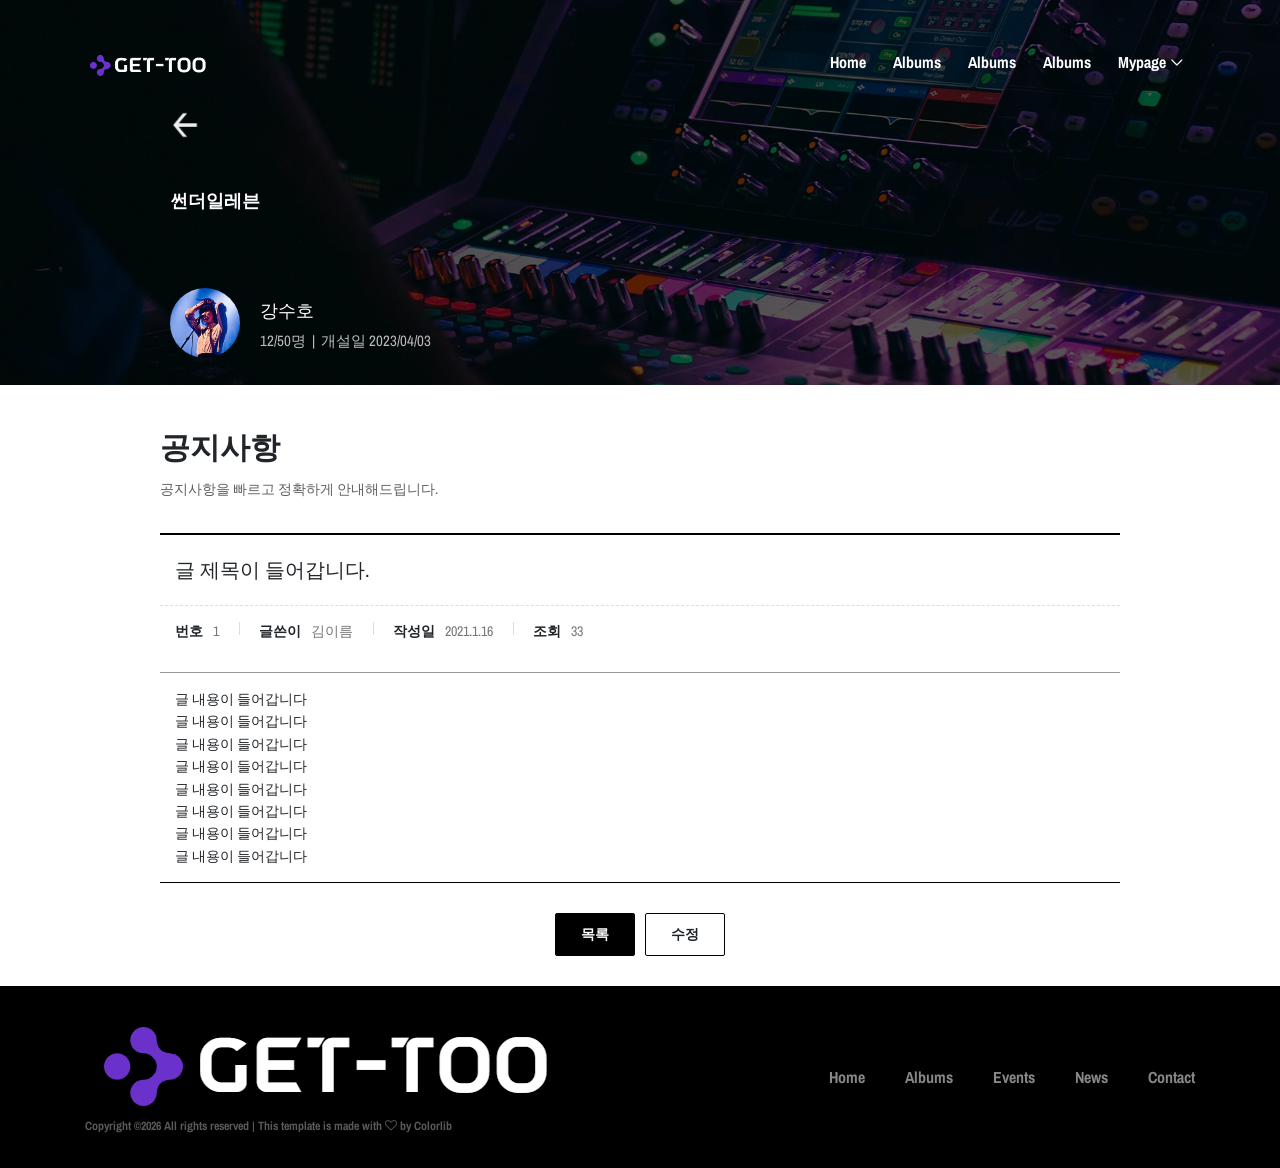
<file: src/main/resources/static/notice_board_view copy.html>
<!DOCTYPE html>
<html lang="ko">

<head>
    <meta charset="UTF-8">
    <meta name="description" content="">
    <meta http-equiv="X-UA-Compatible" content="IE=edge">
    <meta name="viewport" content="width=device-width, initial-scale=1, shrink-to-fit=no">
    <!-- The above 4 meta tags *must* come first in the head; any other head content must come *after* these tags -->

    <!-- Title -->
    <title>썬더일레븐 공지사항 게시판</title>

    <!-- Favicon -->
    <link rel="icon" href="img/core-img/favicon.ico">

    <!-- Stylesheet -->
    <link rel="stylesheet" href="moim_index.css">

    <script src="https://ajax.googleapis.com/ajax/libs/jquery/3.5.1/jquery.min.js"></script>

</head>

<body>
    <!-- Preloader -->
    <div class="preloader d-flex align-items-center justify-content-center">
        <div class="lds-ellipsis">
            <div></div>
            <div></div>
            <div></div>
            <div></div>
        </div>
    </div>

    <!-- ##### Header Area Start ##### -->
    <header class="header-area">
        <!-- Navbar Area -->
        <div class="oneMusic-main-menu">
            <div class="classy-nav-container breakpoint-off">
                <div class="container">
                    <!-- Menu -->
                    <nav class="classy-navbar justify-content-between" id="oneMusicNav">

                        <!-- Nav brand -->
                        <a href="../templates/index.html" class="nav-brand"><img src="img/core-img/logo.png" alt=""></a>

                        <!-- Navbar Toggler -->
                        <div class="classy-navbar-toggler">
                            <span class="navbarToggler"><span></span><span></span><span></span></span>
                        </div>

                        <!-- Menu -->
                        <div class="classy-menu">

                            <!-- Close Button -->
                            <div class="classycloseIcon">
                                <div class="cross-wrap"><span class="top"></span><span class="bottom"></span></div>
                            </div>

                            <!-- Nav Start -->
                            <div class="classynav">
                                <ul>
                                    <li><a href="../templates/index.html">Home</a></li>
                                    <li><a href="albums-store.html">Albums</a></li>
                                    <li><a href="albums-store.html">Albums</a></li>
                                    <li><a href="albums-store.html">Albums</a></li>
                                    <li><a href="#">mypage</a>
                                        <ul class="dropdown">
                                            <li>
                                                <form style="cursor: pointer;">
                                                <a action="####">logout</a>
                                                </form>
                                            </li>
                                        </ul>
                                    </li>
                                </ul>
                            </div>
                            <!-- Nav End -->

                        </div>
                    </nav>
                </div>
            </div>
        </div>
    </header>
    <!-- ##### Header Area End ##### -->

    <!-- ##### Breadcumb Area Start ##### -->
    <section class="breadcumb-area bg-img bg-overlay" style="position:relative; background-image: url(img/bg-img/breadcumb3.jpg);">
        <div class="moim_profile">
            <a href="../templates/loginClient/login_index.html"><img src="./img/core-img/icon_back.png" style="width: 30px;"></a>
            <h3>썬더일레븐</h3>
            <div style="float: left;">
                <img src="./img/bg-img/s1.jpg">
            </div>
            <div class="moim_name">
                <p>강수호</p>
            </div>
            <div class="moim_info">
                <p>12/50명 &nbsp;| &nbsp;개설일 2023/04/03</p>
            </div> 
        </div>
    </section>
    <!-- ##### Breadcumb Area End ##### -->

    <section class="moim_container">
        <div class="board_wrap">
            <div class="board_title">
                <strong>공지사항</strong>
                <p>공지사항을 빠르고 정확하게 안내해드립니다.</p>
            </div>
            <div class="board_view_wrap">
                <div class="board_view">
                    <div class="title">
                        글 제목이 들어갑니다.
                    </div>
                    <div class="info">
                        <dl>
                            <dt>번호</dt>
                            <dd>1</dd>
                        </dl>
                        <dl>
                            <dt>글쓴이</dt>
                            <dd>김이름</dd>
                        </dl>
                        <dl>
                            <dt>작성일</dt>
                            <dd>2021.1.16</dd>
                        </dl>
                        <dl>
                            <dt>조회</dt>
                            <dd>33</dd>
                        </dl>
                    </div>
                    <div class="cont">
                        글 내용이 들어갑니다<br>
                        글 내용이 들어갑니다<br>
                        글 내용이 들어갑니다<br>
                        글 내용이 들어갑니다<br>
                        글 내용이 들어갑니다<br>
                        글 내용이 들어갑니다<br>
                        글 내용이 들어갑니다<br>
                        글 내용이 들어갑니다
                    </div>
                </div>
                <div class="bt_wrap">
                    <a href="list.html" class="on">목록</a>
                    <a href="edit.html">수정</a>
                </div>
            </div>
        </div>
    </section>

    

    <!-- ##### Footer Area Start ##### -->
    <footer class="footer-area">
        <div class="container">
            <div class="row d-flex flex-wrap align-items-center">
                <div class="col-12 col-md-6">
                    <a href="#"><img src="img/core-img/logo.png" alt=""></a>
                    <p class="copywrite-text"><a href="#"><!-- Link back to Colorlib can't be removed. Template is licensed under CC BY 3.0. -->
Copyright &copy;<script>document.write(new Date().getFullYear());</script> All rights reserved | This template is made with <i class="fa fa-heart-o" aria-hidden="true"></i> by <a href="https://colorlib.com" target="_blank">Colorlib</a>
<!-- Link back to Colorlib can't be removed. Template is licensed under CC BY 3.0. --></p>
                </div>

                <div class="col-12 col-md-6">
                    <div class="footer-nav">
                        <ul>
                            <li><a href="#">Home</a></li>
                            <li><a href="#">Albums</a></li>
                            <li><a href="#">Events</a></li>
                            <li><a href="#">News</a></li>
                            <li><a href="#">Contact</a></li>
                        </ul>
                    </div>
                </div>
            </div>
        </div>
    </footer>
    <!-- ##### Footer Area Start ##### -->

    <!-- ##### All Javascript Script ##### -->
    <!-- jQuery-2.2.4 js -->
    <script src="js/jquery/jquery-2.2.4.min.js"></script>
    <!-- Popper js -->
    <script src="js/bootstrap/popper.min.js"></script>
    <!-- Bootstrap js -->
    <script src="js/bootstrap/bootstrap.min.js"></script>
    <!-- All Plugins js -->
    <script src="js/plugins/plugins.js"></script>
    <!-- Active js -->
    <script src="js/active.js"></script>

    <script>
</script>
</body>

</html>
</file>
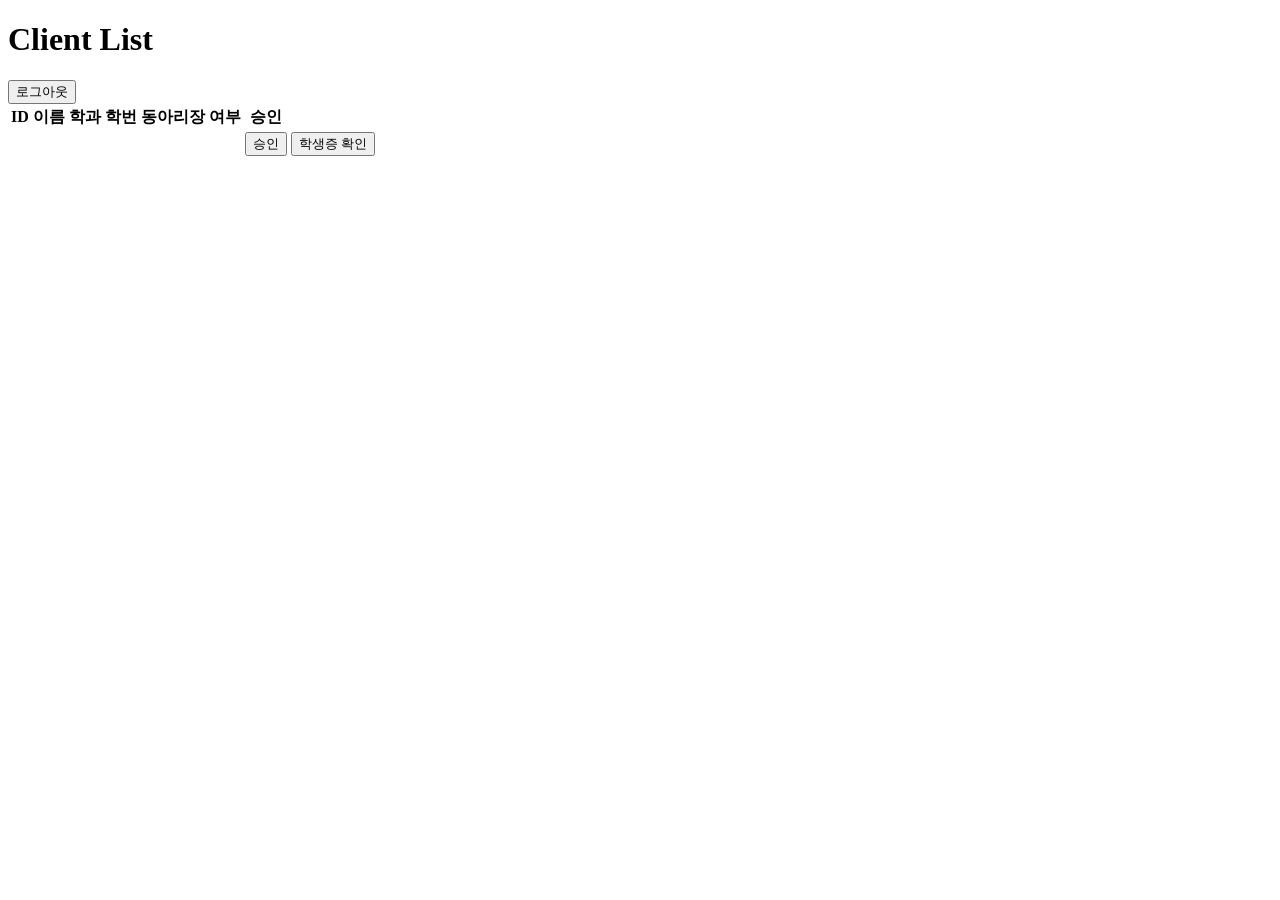
<file: src/main/resources/templates/admin/adminPage.html>
<!-- admin/list.html -->
<!DOCTYPE html>
<html xmlns:th="http://www.thymeleaf.org">
<head>
    <meta charset="UTF-8">
    <title>Client List</title>
</head>
<body>
<h1>Client List</h1>
<form action="/clientlogout" method="post">
    <button class="w-100 btn btn-dark btn-lg" type="submit">
        로그아웃
    </button>
</form>
<table>
    <thead>
    <tr>
        <th>ID</th>
        <th>이름</th>
        <th>학과</th>
        <th>학번</th>
        <th>동아리장 여부</th>
        <th>승인</th>
        <!-- 필요한 다른 컬럼들을 추가 -->
    </tr>
    </thead>
    <tbody>
    <tr th:each="client : ${clients}">
        <td th:text="${client.id}"></td>
        <td th:text="${client.name}"></td>
        <td th:text="${client.department}"></td>
        <td th:text="${client.studentNumber}"></td>
        <td th:text="${client.leader}"></td>
        <td>
            <form th:action="@{/admin/auth}" method="post">
                <input type="hidden" name="clientId" th:value="${client.id}">
                <button type="submit">승인</button>
            </form>
        </td>
        <td>
            <form th:action="@{/admin/checkimg}" method="get">
                <input type="hidden" name="clientId" th:value="${client.id}">
                <button type="submit" onclick="showImage('${client.imageFileName}')">학생증 확인</button>
            </form>
            <div id="imageContainer"></div>
        </td>

    </tr>
    <script th:inline="javascript">
        function showImage(imageFileName) {
            var imageContainer = document.getElementById("imageContainer");
            var imageUrl = '/images/' + imageFileName;

            imageContainer.innerHTML = '<img src="' + imageUrl + '" alt="학생증 이미지">';
        }
    </script>

    </tbody>
</table>
</body>
</html>
</file>
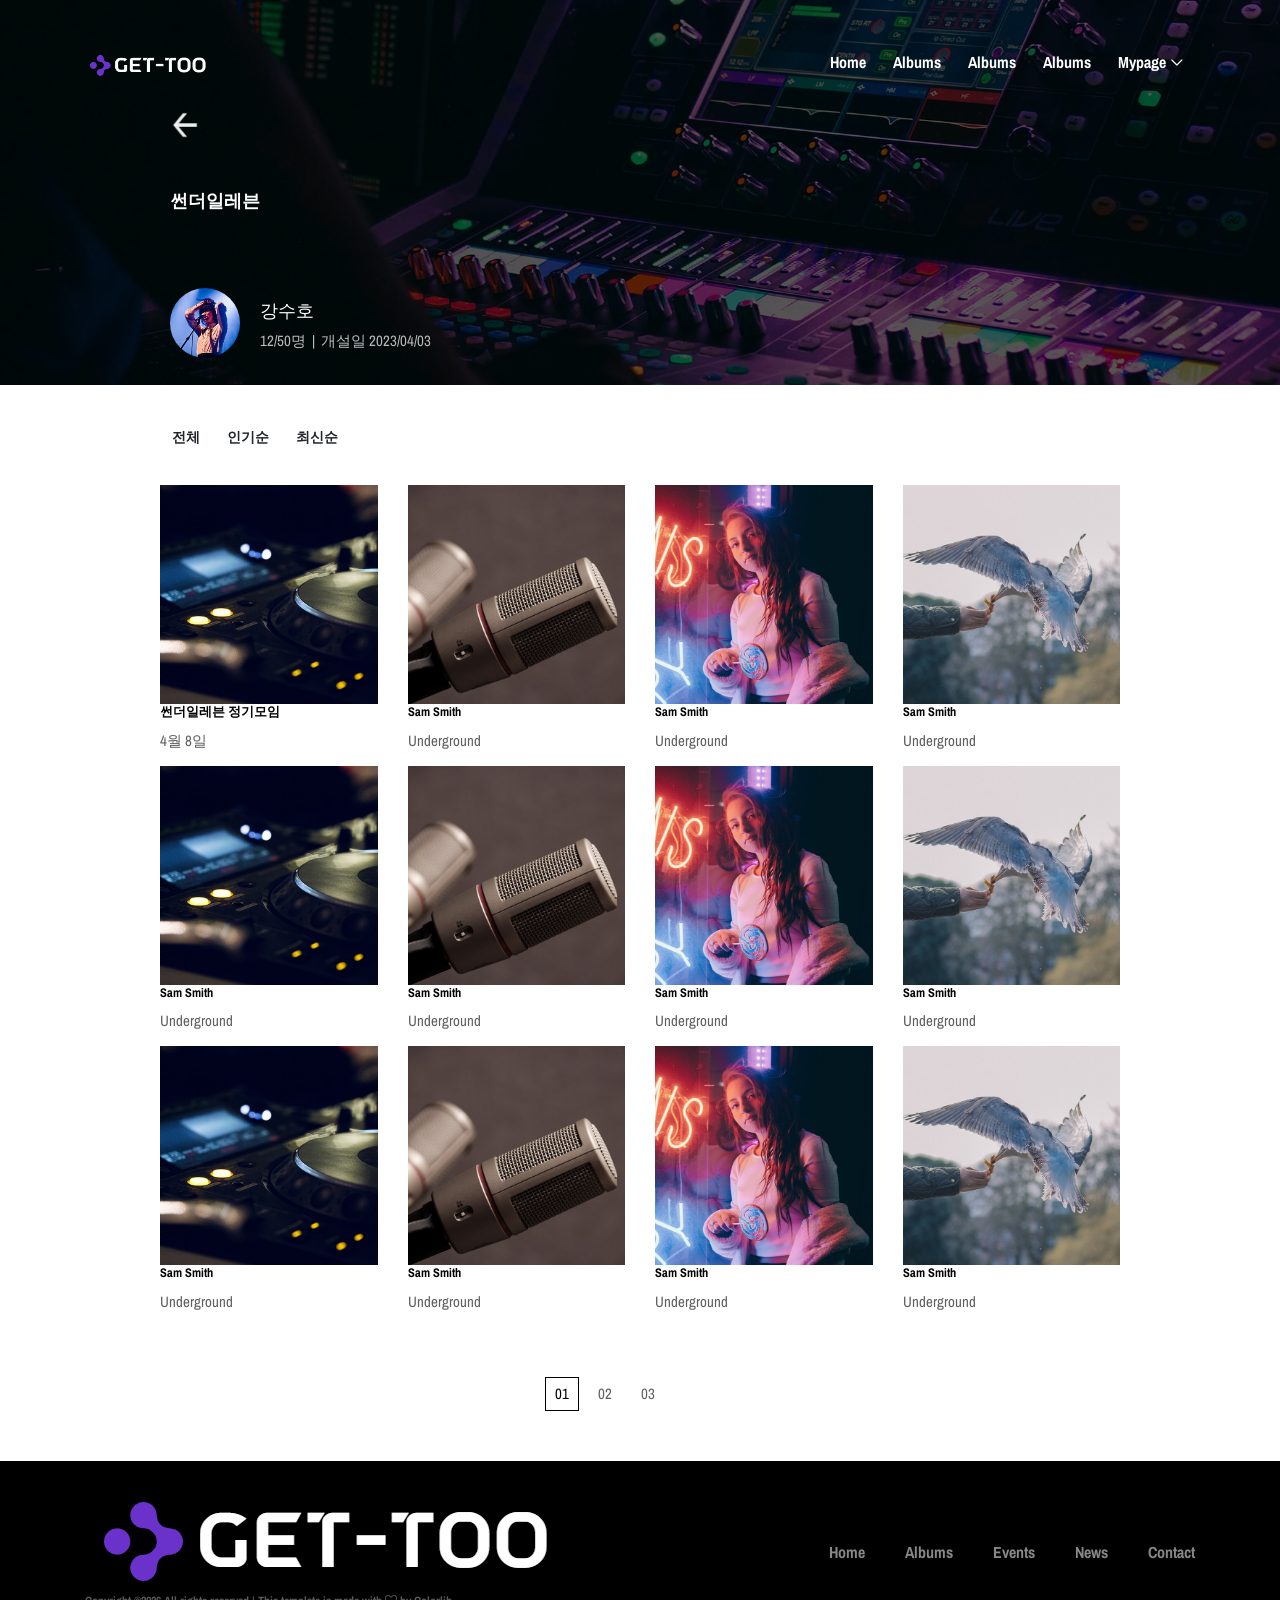
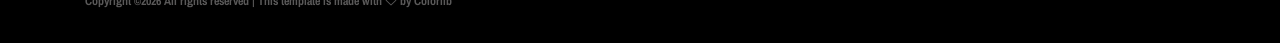
<file: src/main/resources/templates/loginClient/act_board.html>
<!DOCTYPE html>
<html lang="ko">

<head>
    <meta charset="UTF-8">
    <meta name="description" content="">
    <meta http-equiv="X-UA-Compatible" content="IE=edge">
    <meta name="viewport" content="width=device-width, initial-scale=1, shrink-to-fit=no">
    <!-- The above 4 meta tags *must* come first in the head; any other head content must come *after* these tags -->

    <!-- Title -->
    <title>썬더일레븐 활동 게시판</title>

    <!-- Favicon -->
    <link rel="icon" href="../../static/img/core-img/favicon.ico">

    <!-- Stylesheet -->
    <link rel="stylesheet" href="../../static/moim_index.css">

    <script src="https://ajax.googleapis.com/ajax/libs/jquery/3.5.1/jquery.min.js"></script>

</head>

<body>
    <!-- Preloader -->
    <div class="preloader d-flex align-items-center justify-content-center">
        <div class="lds-ellipsis">
            <div></div>
            <div></div>
            <div></div>
            <div></div>
        </div>
    </div>

    <!-- ##### Header Area Start ##### -->
    <header class="header-area">
        <!-- Navbar Area -->
        <div class="oneMusic-main-menu">
            <div class="classy-nav-container breakpoint-off">
                <div class="container">
                    <!-- Menu -->
                    <nav class="classy-navbar justify-content-between" id="oneMusicNav">

                        <!-- Nav brand -->
                        <a href="../index.html" class="nav-brand"><img src="../../static/img/core-img/logo.png" alt=""></a>

                        <!-- Navbar Toggler -->
                        <div class="classy-navbar-toggler">
                            <span class="navbarToggler"><span></span><span></span><span></span></span>
                        </div>

                        <!-- Menu -->
                        <div class="classy-menu">

                            <!-- Close Button -->
                            <div class="classycloseIcon">
                                <div class="cross-wrap"><span class="top"></span><span class="bottom"></span></div>
                            </div>

                            <!-- Nav Start -->
                            <div class="classynav">
                                <ul>
                                    <li><a href="../index.html">Home</a></li>
                                    <li><a href="albums-store.html">Albums</a></li>
                                    <li><a href="albums-store.html">Albums</a></li>
                                    <li><a href="albums-store.html">Albums</a></li>
                                    <li><a href="#">mypage</a>
                                        <ul class="dropdown">
                                            <li>
                                                <form style="cursor: pointer;">
                                                <a action="####">logout</a>
                                                </form>
                                            </li>
                                        </ul>
                                    </li>
                                </ul>
                            </div>
                            <!-- Nav End -->

                        </div>
                    </nav>
                </div>
            </div>
        </div>
    </header>
    <!-- ##### Header Area End ##### -->

    <!-- ##### Breadcumb Area Start ##### -->
    <section class="breadcumb-area bg-img bg-overlay" style="position:relative; background-image: url(../../static/img/bg-img/breadcumb3.jpg);">
        <div class="moim_profile">
            <a href="login_index.html"><img src="../../static/img/core-img/icon_back.png" style="width: 30px;"></a>
            <h3>썬더일레븐</h3>
            <div style="float: left;">
                <img src="../../static/img/bg-img/s1.jpg">
            </div>
            <div class="moim_name">
                <p>강수호</p>
            </div>
            <div class="moim_info">
                <p>12/50명 &nbsp;| &nbsp;개설일 2023/04/03</p>
            </div> 
        </div>
    </section>
    <!-- ##### Breadcumb Area End ##### -->

    <section class="moim_container"> <!-- 테이블로 하는 게 나으려나... -->
        <div class="classynav" style="margin-top: 25px; width: 100%;">
            <ul>
                <li><a href="albums-store.html">전체</a></li>
                <li><a href="albums-store.html">인기순</a></li>
                <li><a href="albums-store.html">최신순</a></li>
            </ul>
        </div>
        <div class="row" style="margin-top: 30px;">

            <!-- Single Album Area -->
            <div class="col-12 col-sm-6 col-md-3">
                <div class="single-album">
                    <div class="album-thumb">
                        <img src="../../static/img/bg-img/b1.jpg" alt="">
                        <div class="album-info">
                            <a href="####">
                                <h5>썬더일레븐 정기모임</h5>
                            </a>
                            <p>4월 8일</p>
                        </div>
                    </div>
                </div>
            </div>

            <!-- Single Album Area -->
            <div class="col-12 col-sm-6 col-md-3">
                <div class="single-album">
                    <div class="album-thumb">
                        <img src="../../static/img/bg-img/b2.jpg" alt="">
                        <div class="album-info">
                            <a href="#">
                                <h5>Sam Smith</h5>
                            </a>
                            <p>Underground</p>
                        </div>
                    </div>
                </div>
            </div>

            <!-- Single Album Area -->
            <div class="col-12 col-sm-6 col-md-3">
                <div class="single-album">
                    <div class="album-thumb">
                        <img src="../../static/img/bg-img/b3.jpg" alt="">
                        <div class="album-info">
                            <a href="#">
                                <h5>Sam Smith</h5>
                            </a>
                            <p>Underground</p>
                        </div>
                    </div>
                </div>
            </div>

            <!-- Single Album Area -->
            <div class="col-12 col-sm-6 col-md-3">
                <div class="single-album-area">
                    <div class="single-album">
                        <img src="../../static/img/bg-img/b4.jpg" alt="">
                        <div class="album-info">
                            <a href="#">
                                <h5>Sam Smith</h5>
                            </a>
                            <p>Underground</p>
                        </div>
                    </div>
                </div>
            </div>

            <!-- Single Album Area -->
            <div class="col-12 col-sm-6 col-md-3">
                <div class="single-album">
                    <div class="album-thumb">
                        <img src="../../static/img/bg-img/b1.jpg" alt="">
                        <div class="album-info">
                            <a href="#">
                                <h5>Sam Smith</h5>
                            </a>
                            <p>Underground</p>
                        </div>
                    </div>
                </div>
            </div>

            <!-- Single Album Area -->
            <div class="col-12 col-sm-6 col-md-3">
                <div class="single-album">
                    <div class="album-thumb">
                        <img src="../../static/img/bg-img/b2.jpg" alt="">
                        <div class="album-info">
                            <a href="#">
                                <h5>Sam Smith</h5>
                            </a>
                            <p>Underground</p>
                        </div>
                    </div>
                </div>
            </div>

            <!-- Single Album Area -->
            <div class="col-12 col-sm-6 col-md-3">
                <div class="single-album">
                    <div class="album-thumb">
                        <img src="../../static/img/bg-img/b3.jpg" alt="">
                        <div class="album-info">
                            <a href="#">
                                <h5>Sam Smith</h5>
                            </a>
                            <p>Underground</p>
                        </div>
                    </div>
                </div>
            </div>

            <!-- Single Album Area -->
            <div class="col-12 col-sm-6 col-md-3">
                <div class="single-album-area">
                    <div class="single-album">
                        <img src="../../static/img/bg-img/b4.jpg" alt="">
                        <div class="album-info">
                            <a href="#">
                                <h5>Sam Smith</h5>
                            </a>
                            <p>Underground</p>
                        </div>
                    </div>
                </div>
            </div>

            <!-- Single Album Area -->
            <div class="col-12 col-sm-6 col-md-3">
                <div class="single-album">
                    <div class="album-thumb">
                        <img src="../../static/img/bg-img/b1.jpg" alt="">
                        <div class="album-info">
                            <a href="#">
                                <h5>Sam Smith</h5>
                            </a>
                            <p>Underground</p>
                        </div>
                    </div>
                </div>
            </div>

            <!-- Single Album Area -->
            <div class="col-12 col-sm-6 col-md-3">
                <div class="single-album">
                    <div class="album-thumb">
                        <img src="../../static/img/bg-img/b2.jpg" alt="">
                        <div class="album-info">
                            <a href="#">
                                <h5>Sam Smith</h5>
                            </a>
                            <p>Underground</p>
                        </div>
                    </div>
                </div>
            </div>

            <!-- Single Album Area -->
            <div class="col-12 col-sm-6 col-md-3">
                <div class="single-album">
                    <div class="album-thumb">
                        <img src="../../static/img/bg-img/b3.jpg" alt="">
                        <div class="album-info">
                            <a href="#">
                                <h5>Sam Smith</h5>
                            </a>
                            <p>Underground</p>
                        </div>
                    </div>
                </div>
            </div>

            <!-- Single Album Area -->
            <div class="col-12 col-sm-6 col-md-3">
                <div class="single-album-area">
                    <div class="single-album">
                        <img src="../../static/img/bg-img/b4.jpg" alt="">
                        <div class="album-info">
                            <a href="#">
                                <h5>Sam Smith</h5>
                            </a>
                            <p>Underground</p>
                        </div>
                    </div>
                </div>
            </div>    

            <div class="oneMusic-pagination-area wow fadeInUp" data-wow-delay="300ms">
                <nav>
                    <ul class="pagination" style="margin-left: 400px; margin-top: 50px; margin-bottom: 50px;"> <!-- 페이징 처리는 백엔인 듯 -->
                        <li class="page-item active"><a class="page-link" href="#">01</a></li>
                        <li class="page-item"><a class="page-link" href="#">02</a></li>
                        <li class="page-item"><a class="page-link" href="#">03</a></li>
                    </ul>
                </nav>
            </div>
        </div>
    </section>

    

    <!-- ##### Footer Area Start ##### -->
    <footer class="footer-area">
        <div class="container">
            <div class="row d-flex flex-wrap align-items-center">
                <div class="col-12 col-md-6">
                    <a href="#"><img src="../../static/img/core-img/logo.png" alt=""></a>
                    <p class="copywrite-text"><a href="#"><!-- Link back to Colorlib can't be removed. Template is licensed under CC BY 3.0. -->
Copyright &copy;<script>document.write(new Date().getFullYear());</script> All rights reserved | This template is made with <i class="fa fa-heart-o" aria-hidden="true"></i> by <a href="https://colorlib.com" target="_blank">Colorlib</a>
<!-- Link back to Colorlib can't be removed. Template is licensed under CC BY 3.0. --></p>
                </div>

                <div class="col-12 col-md-6">
                    <div class="footer-nav">
                        <ul>
                            <li><a href="#">Home</a></li>
                            <li><a href="#">Albums</a></li>
                            <li><a href="#">Events</a></li>
                            <li><a href="#">News</a></li>
                            <li><a href="#">Contact</a></li>
                        </ul>
                    </div>
                </div>
            </div>
        </div>
    </footer>
    <!-- ##### Footer Area Start ##### -->

    <!-- ##### All Javascript Script ##### -->
    <!-- jQuery-2.2.4 js -->
    <script src="../../static/js/jquery/jquery-2.2.4.min.js"></script>
    <!-- Popper js -->
    <script src="../../static/js/bootstrap/popper.min.js"></script>
    <!-- Bootstrap js -->
    <script src="../../static/js/bootstrap/bootstrap.min.js"></script>
    <!-- All Plugins js -->
    <script src="../../static/js/plugins/plugins.js"></script>
    <!-- Active js -->
    <script src="../../static/js/active.js"></script>

    <script>
</script>
</body>

</html>
</file>
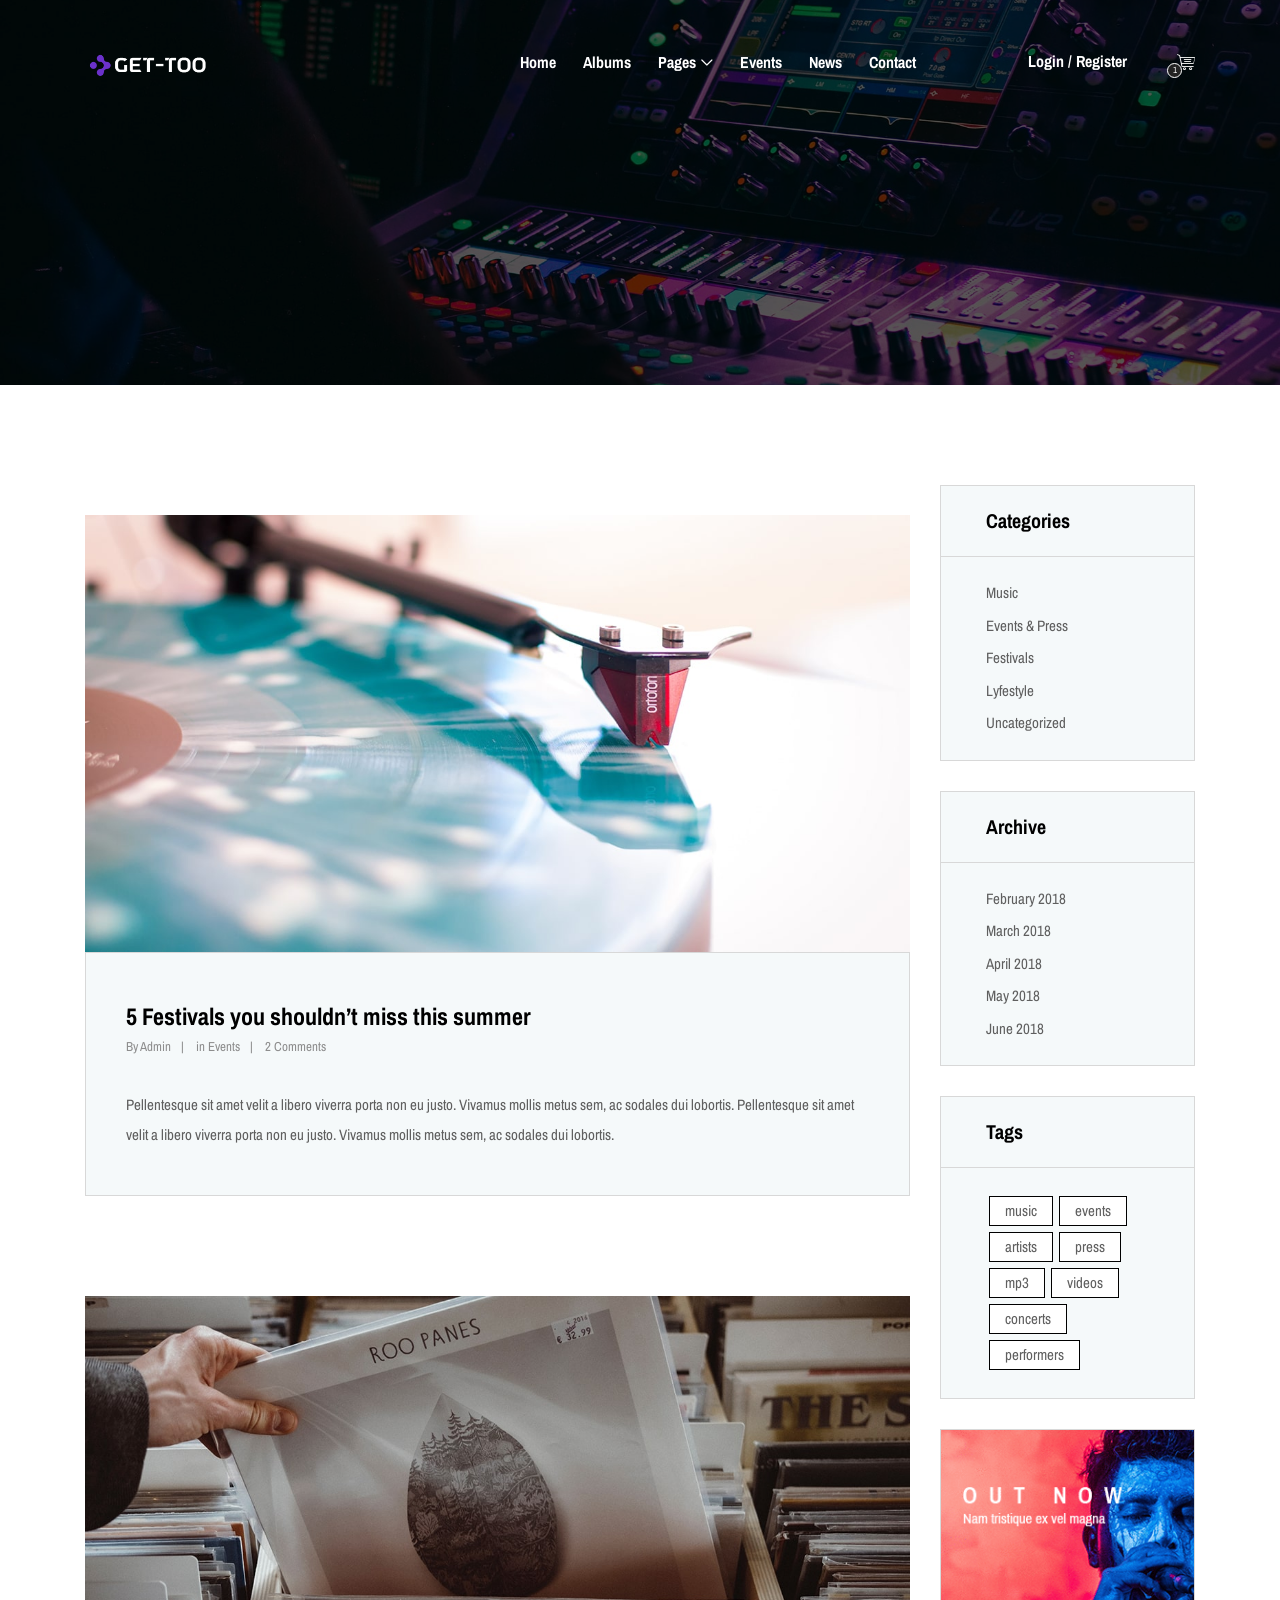
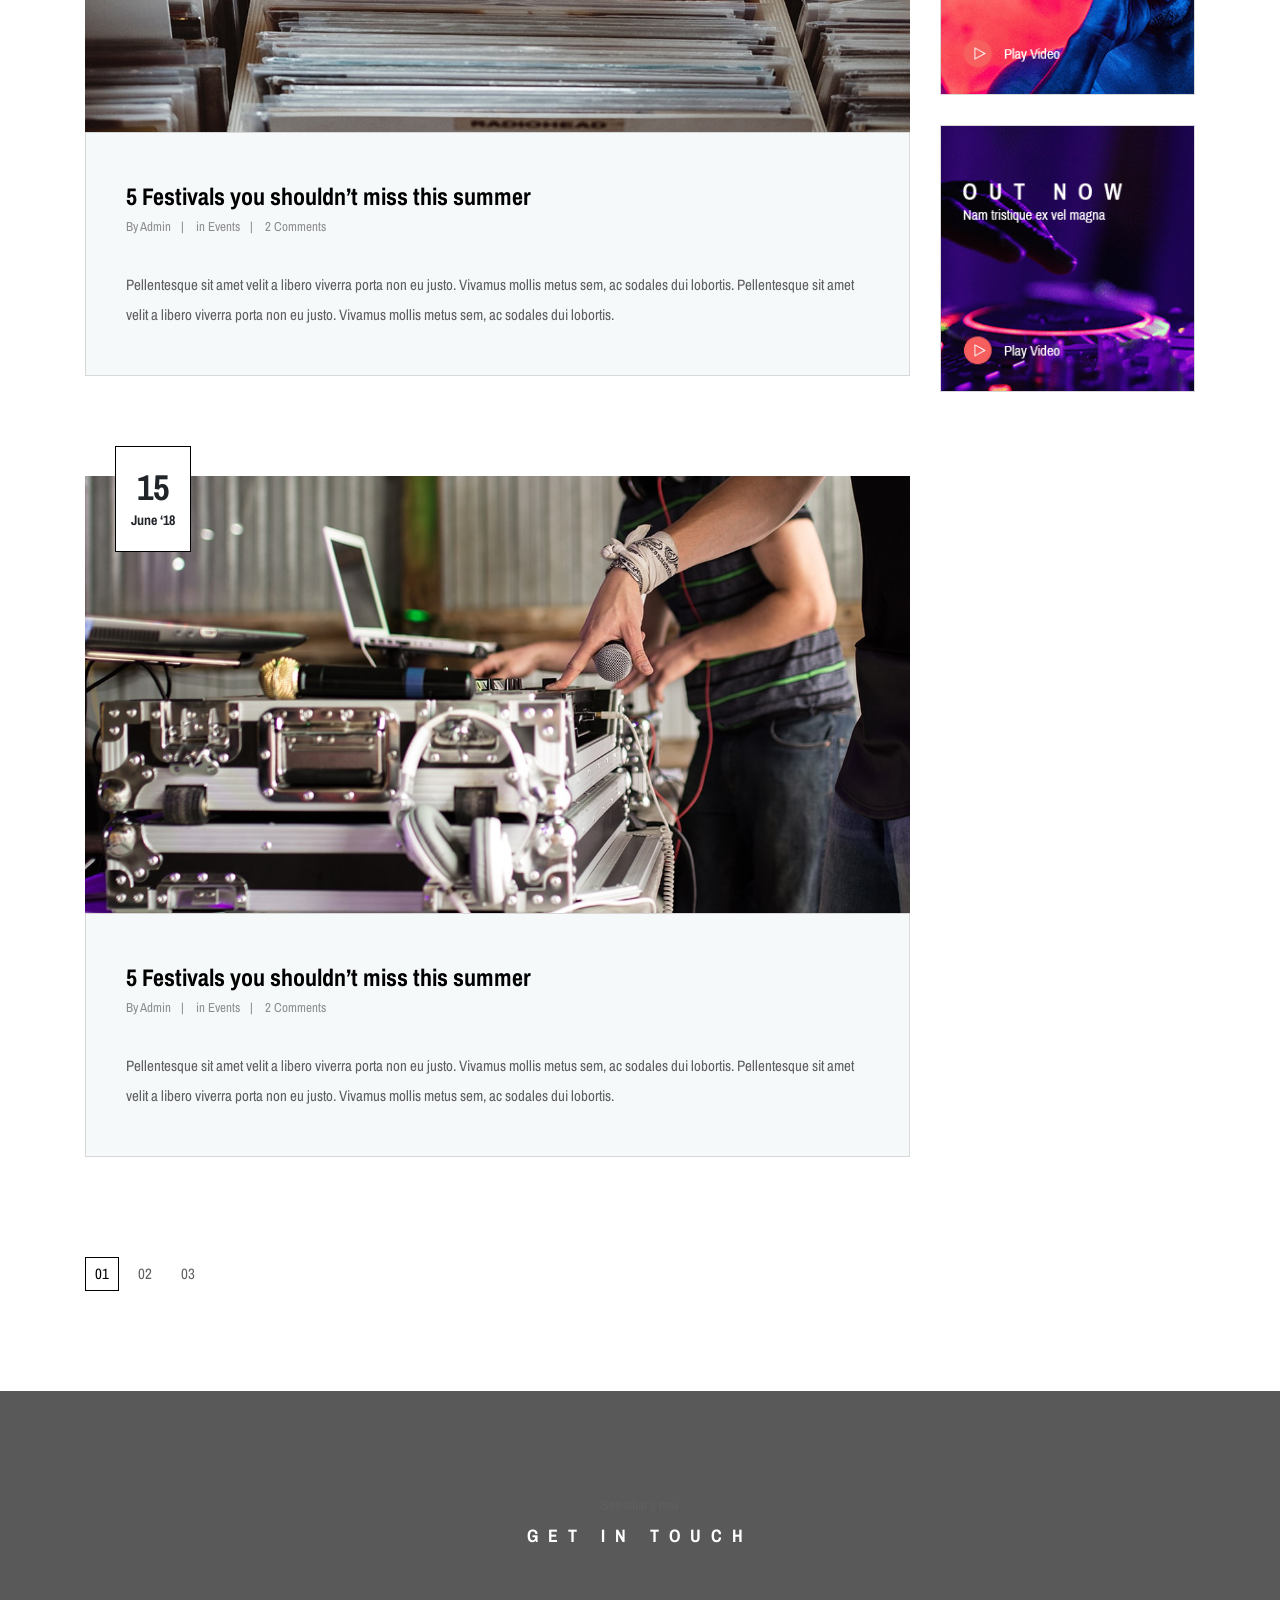
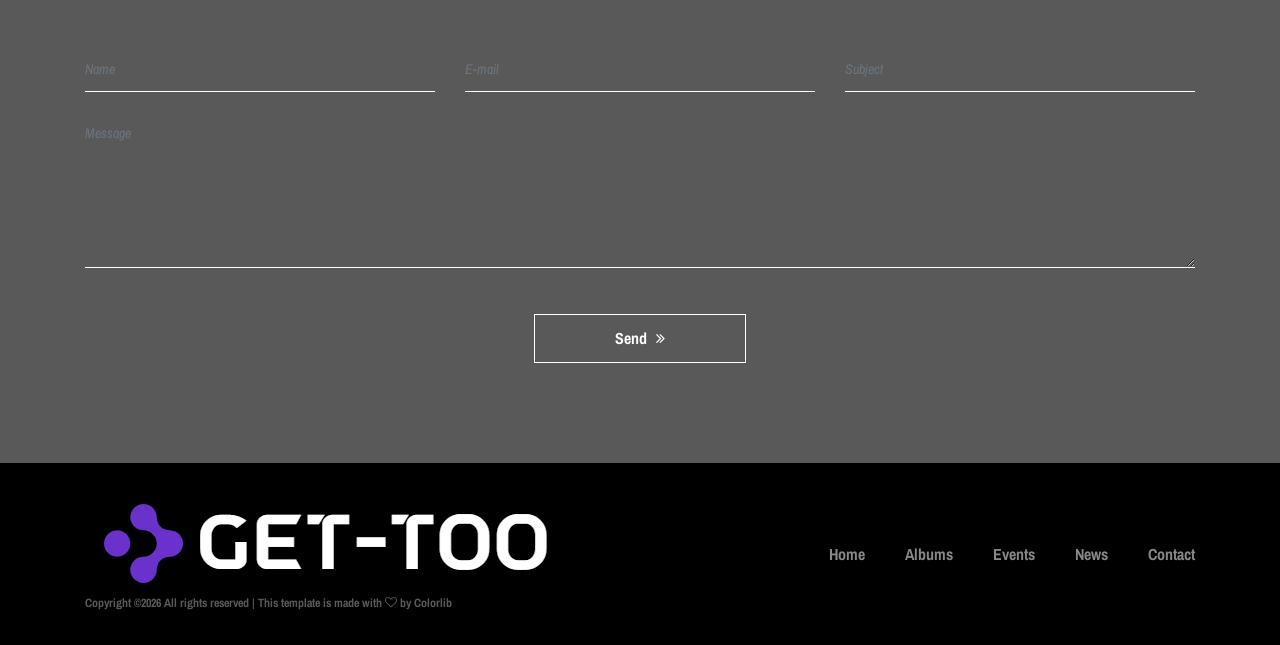
<file: src/main/resources/templates/loginClient/blog.html>
<!DOCTYPE html>
<html lang="ko">

<head>
    <meta charset="UTF-8">
    <meta name="description" content="">
    <meta http-equiv="X-UA-Compatible" content="IE=edge">
    <meta name="viewport" content="width=device-width, initial-scale=1, shrink-to-fit=no">
    <!-- The above 4 meta tags *must* come first in the head; any other head content must come *after* these tags -->

    <!-- Title -->
    <title>One Music - Modern Music HTML5 Template</title>

    <!-- Favicon -->
    <link rel="icon" href="../../static/img/core-img/favicon.ico">

    <!-- Stylesheet -->
    <link rel="stylesheet" href="../../static/style.css">

</head>

<body>
    <!-- Preloader -->
    <div class="preloader d-flex align-items-center justify-content-center">
        <div class="lds-ellipsis">
            <div></div>
            <div></div>
            <div></div>
            <div></div>
        </div>
    </div>

    <!-- ##### Header Area Start ##### -->
    <header class="header-area">
        <!-- Navbar Area -->
        <div class="oneMusic-main-menu">
            <div class="classy-nav-container breakpoint-off">
                <div class="container">
                    <!-- Menu -->
                    <nav class="classy-navbar justify-content-between" id="oneMusicNav">

                        <!-- Nav brand -->
                        <a href="../index.html" class="nav-brand"><img src="../../static/img/core-img/logo.png" alt=""></a>

                        <!-- Navbar Toggler -->
                        <div class="classy-navbar-toggler">
                            <span class="navbarToggler"><span></span><span></span><span></span></span>
                        </div>

                        <!-- Menu -->
                        <div class="classy-menu">

                            <!-- Close Button -->
                            <div class="classycloseIcon">
                                <div class="cross-wrap"><span class="top"></span><span class="bottom"></span></div>
                            </div>

                            <!-- Nav Start -->
                            <div class="classynav">
                                <ul>
                                    <li><a href="../index.html">Home</a></li>
                                    <li><a href="albums-store.html">Albums</a></li>
                                    <li><a href="#">Pages</a>
                                        <ul class="dropdown">
                                            <li><a href="../index.html">Home</a></li>
                                            <li><a href="albums-store.html">Albums</a></li>
                                            <li><a href="event.html">Events</a></li>
                                            <li><a href="blog.html">News</a></li>
                                            <li><a href="contact.html">Contact</a></li>
                                            <li><a href="elements.html">Elements</a></li>
                                            <li><a href="../login.html">Login</a></li>
                                            <li><a href="#">Dropdown</a>
                                                <ul class="dropdown">
                                                    <li><a href="#">Even Dropdown</a></li>
                                                    <li><a href="#">Even Dropdown</a></li>
                                                    <li><a href="#">Even Dropdown</a></li>
                                                    <li><a href="#">Even Dropdown</a>
                                                        <ul class="dropdown">
                                                            <li><a href="#">Deeply Dropdown</a></li>
                                                            <li><a href="#">Deeply Dropdown</a></li>
                                                            <li><a href="#">Deeply Dropdown</a></li>
                                                            <li><a href="#">Deeply Dropdown</a></li>
                                                            <li><a href="#">Deeply Dropdown</a></li>
                                                        </ul>
                                                    </li>
                                                    <li><a href="#">Even Dropdown</a></li>
                                                </ul>
                                            </li>
                                        </ul>
                                    </li>
                                    <li><a href="event.html">Events</a></li>
                                    <li><a href="blog.html">News</a></li>
                                    <li><a href="contact.html">Contact</a></li>
                                </ul>

                                <!-- Login/Register & Cart Button -->
                                <div class="login-register-cart-button d-flex align-items-center">
                                    <!-- Login/Register -->
                                    <div class="login-register-btn mr-50">
                                        <a href="../login.html" id="loginBtn">Login / Register</a>
                                    </div>

                                    <!-- Cart Button -->
                                    <div class="cart-btn">
                                        <p><span class="icon-shopping-cart"></span> <span class="quantity">1</span></p>
                                    </div>
                                </div>
                            </div>
                            <!-- Nav End -->

                        </div>
                    </nav>
                </div>
            </div>
        </div>
    </header>
    <!-- ##### Header Area End ##### -->

    <!-- ##### Breadcumb Area Start ##### -->
    <section class="breadcumb-area bg-img bg-overlay" style="background-image: url(../../static/img/bg-img/breadcumb3.jpg);">
        <!-- <div class="bradcumbContent">
            <p>See what’s new</p>
            <h2>News</h2>
        </div> -->
    </section>
    <!-- ##### Breadcumb Area End ##### -->

    <!-- ##### Blog Area Start ##### -->
    <div class="blog-area section-padding-100">
        <div class="container">
            <div class="row">
                <div class="col-12 col-lg-9">

                    <!-- Single Post Start -->
                    <div class="single-blog-post mb-100 wow fadeInUp" data-wow-delay="100ms">
                        <!-- Post Thumb -->
                        <div class="blog-post-thumb mt-30">
                            <a href="#"><img src="../../static/img/bg-img/blog1.jpg" alt=""></a>
                            <!-- Post Date -->
                        </div>

                        <!-- Blog Content -->
                        <div class="blog-content">
                            <!-- Post Title -->
                            <a href="#" class="post-title">5 Festivals you shouldn’t miss this summer</a>
                            <!-- Post Meta -->
                            <div class="post-meta d-flex mb-30">
                                <p class="post-author">By<a href="#"> Admin</a></p>
                                <p class="tags">in<a href="#"> Events</a></p>
                                <p class="tags"><a href="#">2 Comments</a></p>
                            </div>
                            <!-- Post Excerpt -->
                            <p>Pellentesque sit amet velit a libero viverra porta non eu justo. Vivamus mollis metus sem, ac sodales dui lobortis. Pellentesque sit amet velit a libero viverra porta non eu justo. Vivamus mollis metus sem, ac sodales dui lobortis.</p>
                        </div>
                    </div>

                    <!-- Single Post Start -->
                    <div class="single-blog-post mb-100 wow fadeInUp" data-wow-delay="100ms">
                        <!-- Post Thumb -->
                        <div class="blog-post-thumb mt-30">
                            <a href="#"><img src="../../static/img/bg-img/blog2.jpg" alt=""></a>
                        </div>

                        <!-- Blog Content -->
                        <div class="blog-content">
                            <!-- Post Title -->
                            <a href="#" class="post-title">5 Festivals you shouldn’t miss this summer</a>
                            <!-- Post Meta -->
                            <div class="post-meta d-flex mb-30">
                                <p class="post-author">By<a href="#"> Admin</a></p>
                                <p class="tags">in<a href="#"> Events</a></p>
                                <p class="tags"><a href="#">2 Comments</a></p>
                            </div>
                            <!-- Post Excerpt -->
                            <p>Pellentesque sit amet velit a libero viverra porta non eu justo. Vivamus mollis metus sem, ac sodales dui lobortis. Pellentesque sit amet velit a libero viverra porta non eu justo. Vivamus mollis metus sem, ac sodales dui lobortis.</p>
                        </div>
                    </div>

                    <!-- Single Post Start -->
                    <div class="single-blog-post mb-100 wow fadeInUp" data-wow-delay="100ms">
                        <!-- Post Thumb -->
                        <div class="blog-post-thumb mt-30">
                            <a href="#"><img src="../../static/img/bg-img/blog3.jpg" alt=""></a>
                            <!-- Post Date -->
                            <div class="post-date">
                                <span>15</span>
                                <span>June ‘18</span>
                            </div>
                        </div>

                        <!-- Blog Content -->
                        <div class="blog-content">
                            <!-- Post Title -->
                            <a href="#" class="post-title">5 Festivals you shouldn’t miss this summer</a>
                            <!-- Post Meta -->
                            <div class="post-meta d-flex mb-30">
                                <p class="post-author">By<a href="#"> Admin</a></p>
                                <p class="tags">in<a href="#"> Events</a></p>
                                <p class="tags"><a href="#">2 Comments</a></p>
                            </div>
                            <!-- Post Excerpt -->
                            <p>Pellentesque sit amet velit a libero viverra porta non eu justo. Vivamus mollis metus sem, ac sodales dui lobortis. Pellentesque sit amet velit a libero viverra porta non eu justo. Vivamus mollis metus sem, ac sodales dui lobortis.</p>
                        </div>
                    </div>

                    <!-- Pagination -->
                    <div class="oneMusic-pagination-area wow fadeInUp" data-wow-delay="300ms">
                        <nav>
                            <ul class="pagination">
                                <li class="page-item active"><a class="page-link" href="#">01</a></li>
                                <li class="page-item"><a class="page-link" href="#">02</a></li>
                                <li class="page-item"><a class="page-link" href="#">03</a></li>
                            </ul>
                        </nav>
                    </div>
                </div>

                <div class="col-12 col-lg-3">
                    <div class="blog-sidebar-area">

                        <!-- Widget Area -->
                        <div class="single-widget-area mb-30">
                            <div class="widget-title">
                                <h5>Categories</h5>
                            </div>
                            <div class="widget-content">
                                <ul>
                                    <li><a href="#">Music</a></li>
                                    <li><a href="#">Events &amp; Press</a></li>
                                    <li><a href="#">Festivals</a></li>
                                    <li><a href="#">Lyfestyle</a></li>
                                    <li><a href="#">Uncategorized</a></li>
                                </ul>
                            </div>
                        </div>

                        <!-- Widget Area -->
                        <div class="single-widget-area mb-30">
                            <div class="widget-title">
                                <h5>Archive</h5>
                            </div>
                            <div class="widget-content">
                                <ul>
                                    <li><a href="#">February 2018</a></li>
                                    <li><a href="#">March 2018</a></li>
                                    <li><a href="#">April 2018</a></li>
                                    <li><a href="#">May 2018</a></li>
                                    <li><a href="#">June 2018</a></li>
                                </ul>
                            </div>
                        </div>

                        <!-- Widget Area -->
                        <div class="single-widget-area mb-30">
                            <div class="widget-title">
                                <h5>Tags</h5>
                            </div>
                            <div class="widget-content">
                                <ul class="tags">
                                    <li><a href="#">music</a></li>
                                    <li><a href="#">events</a></li>
                                    <li><a href="#">artists</a></li>
                                    <li><a href="#">press</a></li>
                                    <li><a href="#">mp3</a></li>
                                    <li><a href="#">videos</a></li>
                                    <li><a href="#">concerts</a></li>
                                    <li><a href="#">performers</a></li>
                                </ul>
                            </div>
                        </div>

                        <!-- Widget Area -->
                        <div class="single-widget-area mb-30">
                            <a href="#"><img src="../../static/img/bg-img/add.gif" alt=""></a>
                        </div>

                        <!-- Widget Area -->
                        <div class="single-widget-area mb-30">
                            <a href="#"><img src="../../static/img/bg-img/add2.gif" alt=""></a>
                        </div>

                    </div>
                </div>
            </div>
        </div>
    </div>
    <!-- ##### Blog Area End ##### -->

    <!-- ##### Contact Area Start ##### -->
    <section class="contact-area section-padding-100 bg-img bg-overlay bg-fixed has-bg-img" style="background-image: url(../../static/img/bg-img/bg-2.jpg);">
        <div class="container">
            <div class="row">
                <div class="col-12">
                    <div class="section-heading white">
                        <p>See what’s new</p>
                        <h2>Get In Touch</h2>
                    </div>
                </div>
            </div>

            <div class="row">
                <div class="col-12">
                    <!-- Contact Form Area -->
                    <div class="contact-form-area">
                        <form action="#" method="post">
                            <div class="row">
                                <div class="col-lg-4">
                                    <div class="form-group">
                                        <input type="text" class="form-control" id="name" placeholder="Name">
                                    </div>
                                </div>
                                <div class="col-lg-4">
                                    <div class="form-group">
                                        <input type="email" class="form-control" id="email" placeholder="E-mail">
                                    </div>
                                </div>
                                <div class="col-lg-4">
                                    <div class="form-group">
                                        <input type="text" class="form-control" id="subject" placeholder="Subject">
                                    </div>
                                </div>
                                <div class="col-12">
                                    <div class="form-group">
                                        <textarea name="message" class="form-control" id="message" cols="30" rows="10" placeholder="Message"></textarea>
                                    </div>
                                </div>
                                <div class="col-12 text-center">
                                    <button class="btn oneMusic-btn mt-30" type="submit">Send <i class="fa fa-angle-double-right"></i></button>
                                </div>
                            </div>
                        </form>
                    </div>
                </div>
            </div>
        </div>
    </section>
    <!-- ##### Contact Area End ##### -->

    <!-- ##### Footer Area Start ##### -->
    <footer class="footer-area">
        <div class="container">
            <div class="row d-flex flex-wrap align-items-center">
                <div class="col-12 col-md-6">
                    <a href="#"><img src="../../static/img/core-img/logo.png" alt=""></a>
                    <p class="copywrite-text"><a href="#"><!-- Link back to Colorlib can't be removed. Template is licensed under CC BY 3.0. -->
Copyright &copy;<script>document.write(new Date().getFullYear());</script> All rights reserved | This template is made with <i class="fa fa-heart-o" aria-hidden="true"></i> by <a href="https://colorlib.com" target="_blank">Colorlib</a>
<!-- Link back to Colorlib can't be removed. Template is licensed under CC BY 3.0. --></p>
                </div>

                <div class="col-12 col-md-6">
                    <div class="footer-nav">
                        <ul>
                            <li><a href="#">Home</a></li>
                            <li><a href="#">Albums</a></li>
                            <li><a href="#">Events</a></li>
                            <li><a href="#">News</a></li>
                            <li><a href="#">Contact</a></li>
                        </ul>
                    </div>
                </div>
            </div>
        </div>
    </footer>
    <!-- ##### Footer Area Start ##### -->

    <!-- ##### All Javascript Script ##### -->
    <!-- jQuery-2.2.4 js -->
    <script src="../../static/js/jquery/jquery-2.2.4.min.js"></script>
    <!-- Popper js -->
    <script src="../../static/js/bootstrap/popper.min.js"></script>
    <!-- Bootstrap js -->
    <script src="../../static/js/bootstrap/bootstrap.min.js"></script>
    <!-- All Plugins js -->
    <script src="../../static/js/plugins/plugins.js"></script>
    <!-- Active js -->
    <script src="../../static/js/active.js"></script>
</body>

</html>
</file>
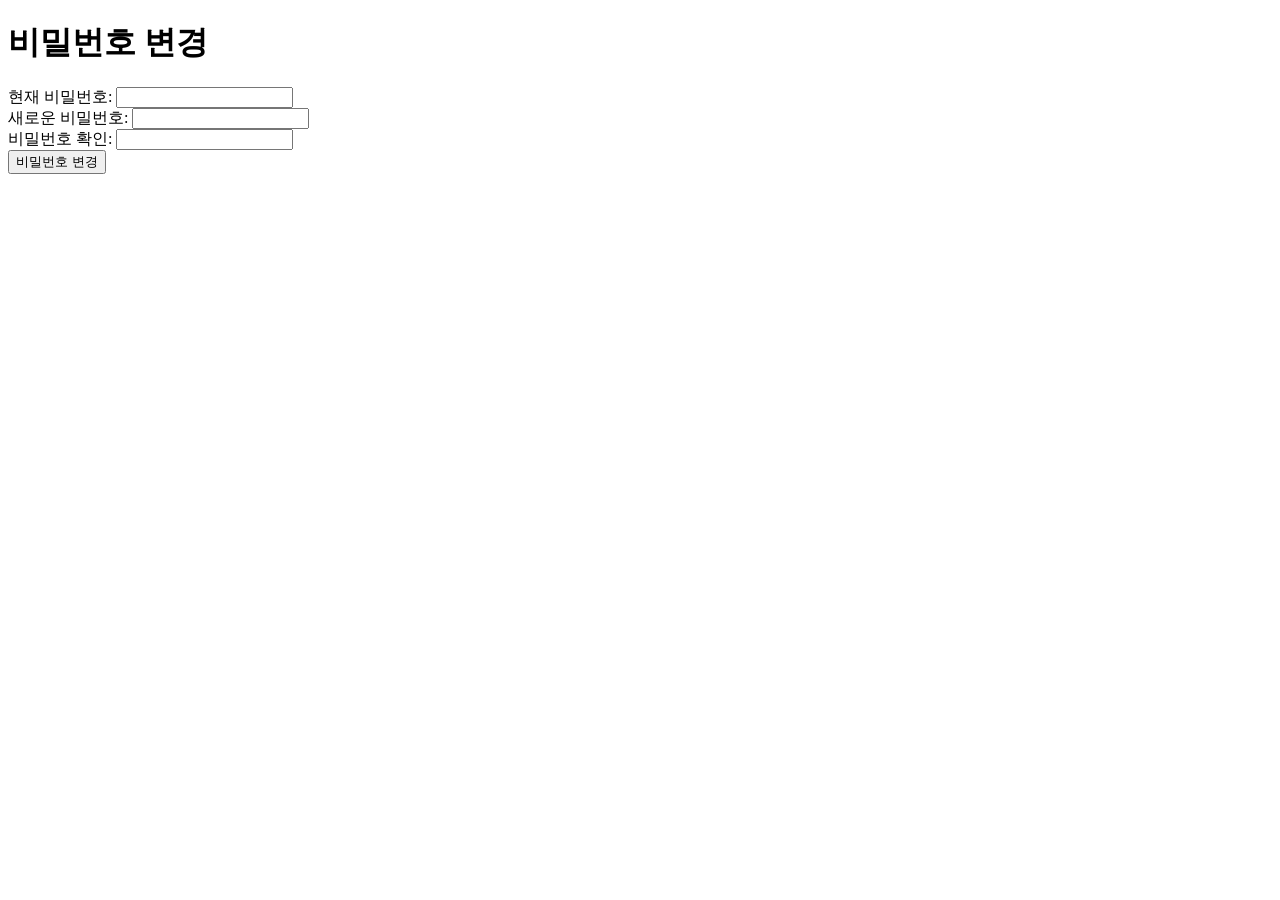
<file: src/main/resources/templates/loginClient/changePwd.html>
<!DOCTYPE html>

<html lang="ko" xmlns:th="http://www.thymeleaf.org">
<head>
  <meta charset="UTF-8">
<!--  <meta name="description" content="">-->
  <meta http-equiv="X-UA-Compatible" content="IE=edge">
  <meta name="viewport" content="width=device-width, initial-scale=1, shrink-to-fit=no">
  <title>비밀번호 변경</title>
</head>
<body>


<h1>비밀번호 변경</h1>
<form>
  <label for="current-password">현재 비밀번호:</label>
  <input type="password" id="current-password" name="currentPassword" required>
  <br>
  <label for="new-password">새로운 비밀번호:</label>
  <input type="password" id="new-password" name="newPassword" required>
  <br>
  <label for="confirm-password">비밀번호 확인:</label>
  <input type="password" id="confirm-password" name="confirmPassword" required>
  <br>
  <input type="submit" value="비밀번호 변경">
</form>
</body>
</html>
</file>
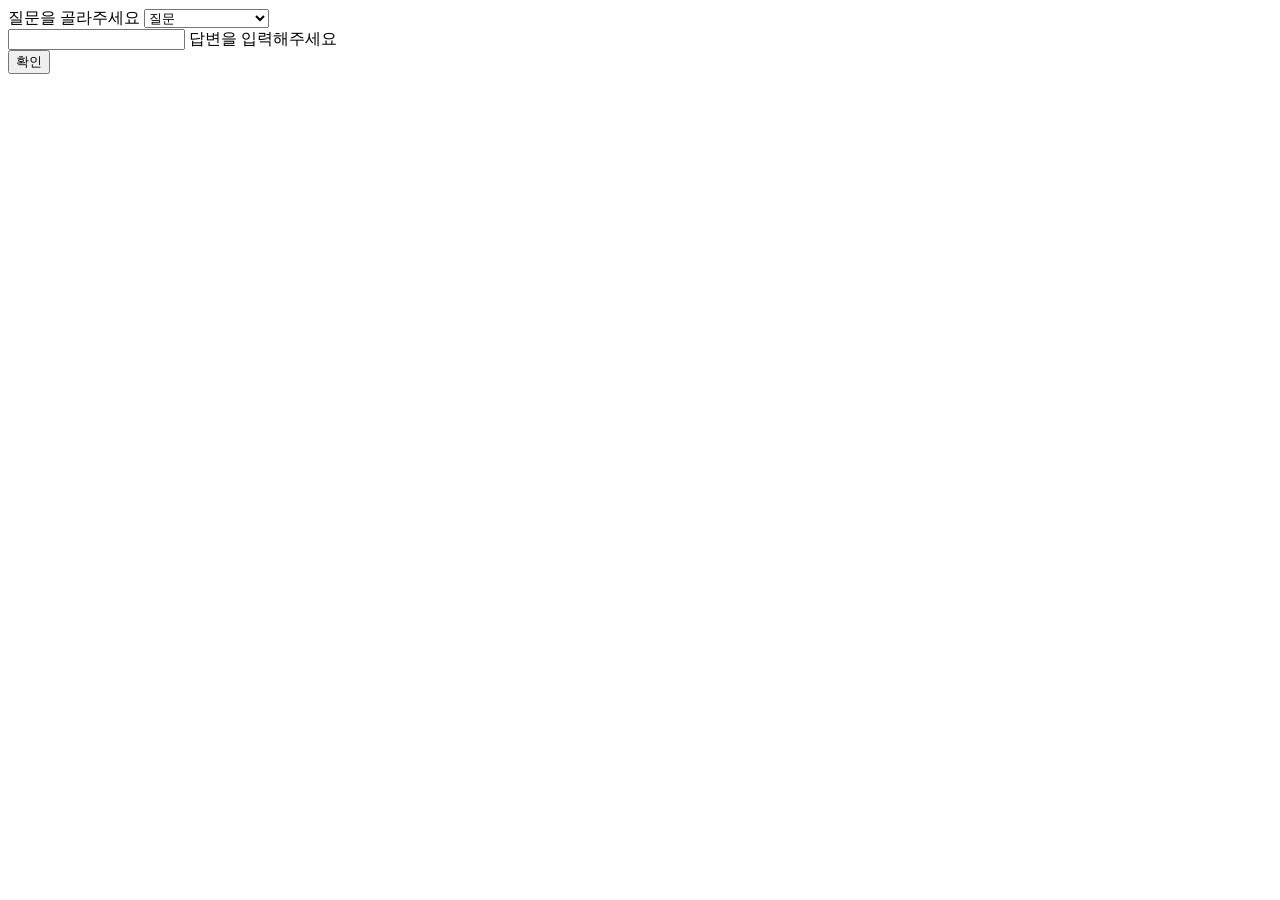
<file: src/main/resources/templates/loginClient/changePwdPage.html>
<!DOCTYPE html>
<html lang="ko" xmlns:th="http://www.thymeleaf.org">

<head>
    <meta charset="UTF-8">
    <title>본인확인</title>
</head>
<body>
    <div class="int-area1">
<!--      <input type="" name ="question" id="question">-->
      <label for="question2" id="question2"> 질문을 골라주세요 </label>
<!--      html 제대로 쓴지 모르겟음-->
      <select name ="question2" >
        <option value = "">질문</option>
        <option value = "아버지의 성함은?">아버지의 성함은?</option>
        <option value = "어머니의 성함은?">어머니의 성함은?</option>
      </select>
    </div>

    <div class="int-area">
      <input type="answer2" name ="answer2" id="answer2" maxlength="255" minlength="3" autocomplete="off" required>
      <label for="answer2"> 답변을 입력해주세요 </label>
    </div>

    <form action="/loginClient/Identification" method="get">
        <button class="w-100 btn btn-dark btn-lg" type="submit">
            확인
        </button>
    </form>






</body>
</html>
</file>
<file: src/main/resources/static/moim_index.css>
/* [Master Stylesheet - v1.0] */
/* :: 1.0 Import Fonts */
@import url("https://fonts.googleapis.com/css?family=Archivo+Narrow:400,400i,500,500i,600,600i,700,700i");
/* :: 2.0 Import All CSS */
@import url(css/bootstrap.min.css);
@import url(css/classy-nav.css);
@import url(css/owl.carousel.min.css);
@import url(css/animate.css);
@import url(css/magnific-popup.css);
@import url(css/font-awesome.min.css);
@import url(css/audioplayer.css);
@import url(css/one-music-icon.css);
/* :: 3.0 Base CSS */
* {
  margin: 0;
  padding: 0; }

body {
  font-family: "Archivo Narrow", sans-serif;
  font-size: 14px; }

h1,
h2,
h3,
h4,
h5,
h6 {
  font-family: "Archivo Narrow", sans-serif;
  color: #000000;
  line-height: 1.3;
  font-weight: 700; }

p {
  font-family: "Archivo Narrow", sans-serif;
  color: #5f5f5f;
  font-size: 15px;
  line-height: 2;
  font-weight: 400; }

a,
a:hover,
a:focus {
  -webkit-transition-duration: 500ms;
  transition-duration: 500ms;
  text-decoration: none;
  outline: 0 solid transparent;
  color: #000000;
  font-weight: 700;
  font-size: 16px;
  font-family: "Archivo Narrow", sans-serif; }

ul,
ol {
  margin: 0; }
  ul li,
  ol li {
    list-style: none; }

img {
  height: auto;
  max-width: 100%; }

/* :: 3.1.0 Spacing */
.mt-15 {
  margin-top: 15px !important; }

.mt-30 {
  margin-top: 30px !important; }

.mt-50 {
  margin-top: 50px !important; }

.mt-70 {
  margin-top: 70px !important; }

.mt-100 {
  margin-top: 100px !important; }

.mb-15 {
  margin-bottom: 15px !important; }

.mb-30 {
  margin-bottom: 30px !important; }

.mb-50 {
  margin-bottom: 50px !important; }

.mb-70 {
  margin-bottom: 70px !important; }

.mb-100 {
  margin-bottom: 100px !important; }

.ml-15 {
  margin-left: 15px !important; }

.ml-30 {
  margin-left: 30px !important; }

.ml-50 {
  margin-left: 50px !important; }

.mr-15 {
  margin-right: 15px !important; }

.mr-30 {
  margin-right: 30px !important; }

.mr-50 {
  margin-right: 50px !important; }

/* :: 3.2.0 Height */
.height-400 {
  height: 400px !important; }

.height-500 {
  height: 500px !important; }

.height-600 {
  height: 600px !important; }

.height-700 {
  height: 700px !important; }

.height-800 {
  height: 800px !important; }

/* :: 3.3.0 Section Padding */
.section-padding-100 {
  padding-top: 100px;
  padding-bottom: 100px; }

.section-padding-100-0 {
  padding-top: 100px;
  padding-bottom: 0; }

.section-padding-0-100 {
  padding-top: 0;
  padding-bottom: 100px; }

.section-padding-100-70 {
  padding-top: 100px;
  padding-bottom: 70px; }

/* :: 3.4.0 Section Heading */
.section-heading {
  position: relative;
  z-index: 1;
  margin-bottom: 100px;
  text-align: center; }
  .section-heading p {
    color: #5f5f5f;
    font-size: 14px;
    margin-bottom: 5px; }
  .section-heading h2 {
    font-size: 18px;
    text-transform: uppercase;
    letter-spacing: 10px;
    margin-bottom: 0; }
    @media only screen and (max-width: 767px) {
      .section-heading h2 {
        letter-spacing: 5px; } }
  .section-heading.white h2 {
    color: #fff; }
  .section-heading.style-2 p {
    font-size: 16px; }
  .section-heading.style-2 h2 {
    font-size: 30px; }
    @media only screen and (max-width: 767px) {
      .section-heading.style-2 h2 {
        font-size: 24px; } }

/* :: 3.5.0 Preloader */
.preloader {
  background-color: #ffffff;
  width: 100%;
  height: 100%;
  position: fixed;
  top: 0;
  left: 0;
  right: 0;
  z-index: 99999; }
  .preloader .lds-ellipsis {
    display: inline-block;
    position: relative;
    width: 64px;
    height: 64px; }
    .preloader .lds-ellipsis div {
      position: absolute;
      top: 27px;
      width: 11px;
      height: 11px;
      border-radius: 50%;
      background: #000000;
      animation-timing-function: cubic-bezier(0, 1, 1, 0); }
      .preloader .lds-ellipsis div:nth-child(1) {
        left: 6px;
        -webkit-animation: lds-ellipsis1 0.6s infinite;
        animation: lds-ellipsis1 0.6s infinite; }
      .preloader .lds-ellipsis div:nth-child(2) {
        left: 6px;
        -webkit-animation: lds-ellipsis2 0.6s infinite;
        animation: lds-ellipsis2 0.6s infinite; }
      .preloader .lds-ellipsis div:nth-child(3) {
        left: 26px;
        -webkit-animation: lds-ellipsis2 0.6s infinite;
        animation: lds-ellipsis2 0.6s infinite; }
      .preloader .lds-ellipsis div:nth-child(4) {
        left: 45px;
        -webkit-animation: lds-ellipsis3 0.6s infinite;
        animation: lds-ellipsis3 0.6s infinite; }

@-webkit-keyframes lds-ellipsis1 {
  0% {
    -webkit-transform: scale(0);
    transform: scale(0); }
  100% {
    -webkit-transform: scale(1);
    transform: scale(1); } }
@keyframes lds-ellipsis1 {
  0% {
    -webkit-transform: scale(0);
    transform: scale(0); }
  100% {
    -webkit-transform: scale(1);
    transform: scale(1); } }
@-webkit-keyframes lds-ellipsis3 {
  0% {
    -webkit-transform: scale(1);
    transform: scale(1); }
  100% {
    -webkit-transform: scale(0);
    transform: scale(0); } }
@keyframes lds-ellipsis3 {
  0% {
    -webkit-transform: scale(1);
    transform: scale(1); }
  100% {
    -webkit-transform: scale(0);
    transform: scale(0); } }
@-webkit-keyframes lds-ellipsis2 {
  0% {
    -webkit-transform: translate(0, 0);
    transform: translate(0, 0); }
  100% {
    -webkit-transform: translate(19px, 0);
    transform: translate(19px, 0); } }
@keyframes lds-ellipsis2 {
  0% {
    -webkit-transform: translate(0, 0);
    transform: translate(0, 0); }
  100% {
    -webkit-transform: translate(19px, 0);
    transform: translate(19px, 0); } }
/* :: 3.6.0 Miscellaneous */
.bg-img {
  background-position: center center;
  background-size: cover;
  background-repeat: no-repeat; }

.bg-white {
  background-color: #ffffff !important; }

.bg-dark {
  background-color: #000000 !important; }

.bg-transparent {
  background-color: transparent !important; }

.bg-gray {
  background-color: #f5f9fa; }

.font-bold {
  font-weight: 700; }

.font-light {
  font-weight: 300; }

.bg-overlay {
  position: relative;
  z-index: 2;
  background-position: center center;
  background-size: cover; }
  .bg-overlay::after {
    background-color: rgba(0, 0, 0, 0.65);
    position: absolute;
    z-index: -1;
    top: 0;
    left: 0;
    width: 100%;
    height: 100%;
    content: ""; }

.bg-fixed {
  background-attachment: fixed !important; }

/* :: 3.7.0 ScrollUp */
#scrollUp {
  background-color: #000000;
  border-radius: 0;
  bottom: 50px;
  box-shadow: 0 2px 6px 0 rgba(0, 0, 0, 0.3);
  color: #ffffff;
  font-size: 24px;
  height: 40px;
  line-height: 40px;
  right: 50px;
  text-align: center;
  width: 40px;
  -webkit-transition-duration: 500ms;
  transition-duration: 500ms;
  box-shadow: 0 1px 5px 2px rgba(0, 0, 0, 0.15); }
  @media only screen and (max-width: 767px) {
    #scrollUp {
      right: 30px;
      bottom: 30px; } }
  #scrollUp:hover {
    background-color: #fff;
    color: #232323; }

/* :: 3.8.0 oneMusic Button */
.oneMusic-btn {
  background-color: #fff;
  -webkit-transition-duration: 500ms;
  transition-duration: 500ms;
  position: relative;
  z-index: 1;
  display: inline-block;
  min-width: 212px;
  height: 49px;
  color: #000;
  border: 1px solid #000;
  border-radius: 0;
  padding: 0 30px;
  font-size: 16px;
  line-height: 47px;
  font-weight: 700;
  text-transform: capitalize; }
  .oneMusic-btn i {
    margin-left: 5px; }
  .oneMusic-btn:hover, .oneMusic-btn:focus {
    font-size: 16px;
    font-weight: 700;
    background-color: #000000;
    color: #fff; }
  .oneMusic-btn.btn-2 {
    background-color: #000000;
    color: #fff; }
    .oneMusic-btn.btn-2:hover, .oneMusic-btn.btn-2:focus {
      background-color: #fff;
      color: #232323; }

/* :: 4.0 Header Area CSS */
.header-area {
  position: absolute;
  z-index: 1000;
  width: 100%;
  top: 20px;
  left: 0;
  z-index: 1000; }
  .header-area .oneMusic-main-menu {
    position: relative;
    width: 100%;
    height: 85px;
    background-color: transparent; }
    @media only screen and (max-width: 767px) {
      .header-area .oneMusic-main-menu {
        height: 70px; } }
    .header-area .oneMusic-main-menu .classy-nav-container {
      background-color: transparent; }
    .header-area .oneMusic-main-menu .classy-navbar {
      background-color: transparent;
      height: 85px;
      padding: 0; }
      @media only screen and (max-width: 767px) {
        .header-area .oneMusic-main-menu .classy-navbar {
          height: 70px; } }
      .header-area .oneMusic-main-menu .classy-navbar .classynav ul li a {
        font-weight: 700;
        text-transform: capitalize;
        color: #ffffff;
        font-size: 16px; }
        .header-area .oneMusic-main-menu .classy-navbar .classynav ul li a:hover, .header-area .oneMusic-main-menu .classy-navbar .classynav ul li a:focus {
          color: rgba(255, 255, 255, 0.7); }
        @media only screen and (min-width: 768px) and (max-width: 991px) {
          .header-area .oneMusic-main-menu .classy-navbar .classynav ul li a {
            background-color: #000000;
            border-bottom-color: rgba(255, 255, 255, 0.1); } }
        @media only screen and (max-width: 767px) {
          .header-area .oneMusic-main-menu .classy-navbar .classynav ul li a {
            background-color: #000000;
            border-bottom-color: rgba(255, 255, 255, 0.1); } }
      .header-area .oneMusic-main-menu .classy-navbar .classynav ul li.megamenu-item > a::after,
      .header-area .oneMusic-main-menu .classy-navbar .classynav ul li.has-down > a::after {
        color: #ffffff; }
      .header-area .oneMusic-main-menu .classy-navbar .classynav ul li.megamenu-item ul li > a::after,
      .header-area .oneMusic-main-menu .classy-navbar .classynav ul li.has-down ul li > a::after {
        color: #232323; }
        @media only screen and (max-width: 767px) {
          .header-area .oneMusic-main-menu .classy-navbar .classynav ul li.megamenu-item ul li > a::after,
          .header-area .oneMusic-main-menu .classy-navbar .classynav ul li.has-down ul li > a::after {
            color: #ffffff; } }
      .header-area .oneMusic-main-menu .classy-navbar .classynav ul li ul li a {
        color: #232323; }
        .header-area .oneMusic-main-menu .classy-navbar .classynav ul li ul li a:hover, .header-area .oneMusic-main-menu .classy-navbar .classynav ul li ul li a:focus {
          color: #888888; }
        @media only screen and (min-width: 992px) and (max-width: 1199px) {
          .header-area .oneMusic-main-menu .classy-navbar .classynav ul li ul li a {
            padding: 0 15px; } }
        @media only screen and (min-width: 768px) and (max-width: 991px) {
          .header-area .oneMusic-main-menu .classy-navbar .classynav ul li ul li a {
            color: #ffffff;
            padding: 0 30px;
            border-bottom-color: rgba(255, 255, 255, 0.1); } }
        @media only screen and (max-width: 767px) {
          .header-area .oneMusic-main-menu .classy-navbar .classynav ul li ul li a {
            color: #ffffff;
            padding: 0 30px;
            border-bottom-color: rgba(255, 255, 255, 0.1) !important; } }
      .header-area .oneMusic-main-menu .classy-navbar .classynav ul li .dropdown li .dropdown li .dropdown li a {
        border-bottom: 1px solid rgba(242, 244, 248, 0.7); }
        @media only screen and (min-width: 768px) and (max-width: 991px) {
          .header-area .oneMusic-main-menu .classy-navbar .classynav ul li .dropdown li .dropdown li .dropdown li a {
            border-bottom-color: rgba(255, 255, 255, 0.1) !important; } }
        @media only screen and (max-width: 767px) {
          .header-area .oneMusic-main-menu .classy-navbar .classynav ul li .dropdown li .dropdown li .dropdown li a {
            border-bottom-color: rgba(255, 255, 255, 0.1) !important; } }
    .header-area .oneMusic-main-menu .login-register-cart-button {
      position: relative;
      z-index: 1;
      margin-left: 100px; }
      @media only screen and (min-width: 768px) and (max-width: 991px) {
        .header-area .oneMusic-main-menu .login-register-cart-button {
          margin-left: 12px;
          margin-top: 15px; } }
      @media only screen and (max-width: 767px) {
        .header-area .oneMusic-main-menu .login-register-cart-button {
          margin-left: 12px;
          margin-top: 15px; } }
      .header-area .oneMusic-main-menu .login-register-cart-button .login-register-btn {
        position: relative;
        z-index: 10; }
        .header-area .oneMusic-main-menu .login-register-cart-button .login-register-btn a {
          -webkit-transition-duration: 500ms;
          transition-duration: 500ms;
          margin-bottom: 0;
          color: #fff;
          font-weight: 700;
          font-size: 16px;
          cursor: pointer;
          line-height: 1; }
          .header-area .oneMusic-main-menu .login-register-cart-button .login-register-btn a:hover, .header-area .oneMusic-main-menu .login-register-cart-button .login-register-btn a:focus {
            color: rgba(255, 255, 255, 0.7); }
      .header-area .oneMusic-main-menu .login-register-cart-button .cart-btn {
        position: relative;
        z-index: 10; }
        .header-area .oneMusic-main-menu .login-register-cart-button .cart-btn p {
          -webkit-transition-duration: 500ms;
          transition-duration: 500ms;
          margin-bottom: 0;
          color: #fff;
          font-size: 18px;
          cursor: pointer;
          line-height: 1; }
          .header-area .oneMusic-main-menu .login-register-cart-button .cart-btn p:hover, .header-area .oneMusic-main-menu .login-register-cart-button .cart-btn p:focus {
            color: rgba(255, 255, 255, 0.7); }
          .header-area .oneMusic-main-menu .login-register-cart-button .cart-btn p .quantity {
            width: 15px;
            height: 15px;
            border: 1px solid #fff;
            background-color: #232323;
            color: #fff;
            display: block;
            position: absolute;
            bottom: -5px;
            left: -10px;
            z-index: 10;
            font-size: 9px;
            font-weight: 400;
            border-radius: 50%;
            line-height: 13px;
            text-align: center; }
  .header-area .is-sticky .oneMusic-main-menu {
    position: fixed;
    width: 100%;
    height: 85px;
    top: 0;
    left: 0;
    z-index: 9999;
    background-color: #000000;
    box-shadow: 0 5px 50px 15px rgba(0, 0, 0, 0.2); }
    @media only screen and (max-width: 767px) {
      .header-area .is-sticky .oneMusic-main-menu {
        height: 70px; } }

.classy-navbar .nav-brand {
  max-width: 130px; }

@media only screen and (min-width: 768px) and (max-width: 991px) {
  .breakpoint-on .classy-navbar .classy-menu {
    background-color: #000000; } }
@media only screen and (max-width: 767px) {
  .breakpoint-on .classy-navbar .classy-menu {
    background-color: #000000; } }

@media only screen and (min-width: 768px) and (max-width: 991px) {
  .classynav ul li .megamenu .single-mega.cn-col-4 {
    padding: 0; } }
@media only screen and (max-width: 767px) {
  .classynav ul li .megamenu .single-mega.cn-col-4 {
    padding: 0; } }

.classycloseIcon .cross-wrap span {
  background: #ffffff; }

/* :: 5.0 Hero Slides Area */
.hero-area,
.hero-slides {
  position: relative;
  z-index: 1; }

.single-hero-slide {
  width: 100%;
  height: 950px;
  position: relative;
  z-index: 1;
  padding: 0 30px;
  overflow: hidden; }
  @media only screen and (min-width: 992px) and (max-width: 1199px) {
    .single-hero-slide {
      height: 700px; } }
  @media only screen and (min-width: 768px) and (max-width: 991px) {
    .single-hero-slide {
      height: 650px; } }
  @media only screen and (max-width: 767px) {
    .single-hero-slide {
      height: 500px; } }
  .single-hero-slide::after {
    position: absolute;
    width: 100%;
    height: 100%;
    z-index: -5;
    top: 0;
    left: 0;
    background-color: rgba(0, 0, 0, 0.35);
    content: ''; }
  .single-hero-slide .slide-img {
    position: absolute;
    width: 100%;
    height: 100%;
    z-index: -10;
    left: 0;
    right: 0;
    top: 0;
    bottom: 0; }
  .single-hero-slide .hero-slides-content {
    display: inline-block;
    width: 100%; }
    .single-hero-slide .hero-slides-content h6 {
      font-size: 18px;
      color: #fff;
      letter-spacing: 20px;
      text-transform: uppercase;
      margin-bottom: 20px;
      display: block; }
      @media only screen and (max-width: 767px) {
        .single-hero-slide .hero-slides-content h6 {
          letter-spacing: 5px; } }
    .single-hero-slide .hero-slides-content h2 {
      position: relative;
      z-index: 1;
      font-size: 60px;
      color: #ffffff;
      margin-bottom: 0;
      font-weight: 400;
      display: block;
      text-transform: capitalize;
      letter-spacing: 30px;
      overflow: hidden; }
      .single-hero-slide .hero-slides-content h2 span {
        position: absolute;
        top: 0;
        width: 100%;
        height: 100%;
        left: 0;
        color: rgba(255, 255, 255, 0.15);
        -webkit-animation: textsonar 6s linear infinite;
        animation: textsonar 6s linear infinite; }
      @media only screen and (min-width: 768px) and (max-width: 991px) {
        .single-hero-slide .hero-slides-content h2 {
          letter-spacing: 15px;
          font-size: 42px; } }
      @media only screen and (max-width: 767px) {
        .single-hero-slide .hero-slides-content h2 {
          letter-spacing: 5px;
          font-size: 30px; } }
    .single-hero-slide .hero-slides-content .btn {
      border: 1px solid #fff;
      background-color: transparent;
      color: #fff; }
      .single-hero-slide .hero-slides-content .btn:hover, .single-hero-slide .hero-slides-content .btn:focus {
        background-color: #fff;
        color: #000000; }

@-webkit-keyframes textsonar {
  0% {
    -webkit-transform: scaleX(1);
    transform: scaleX(1); }
  50% {
    -webkit-transform: scaleX(1.15);
    transform: scaleX(1.15); }
  100% {
    -webkit-transform: scaleX(1);
    transform: scaleX(1); } }
@keyframes textsonar {
  0% {
    -webkit-transform: scaleX(1);
    transform: scaleX(1); }
  50% {
    -webkit-transform: scaleX(1.15);
    transform: scaleX(1.15); }
  100% {
    -webkit-transform: scaleX(1);
    transform: scaleX(1); } }
.single-hero-slide .slide-img {
  -webkit-animation: slide 12s linear infinite;
  animation: slide 12s linear infinite; }

@-webkit-keyframes slide {
  0% {
    -webkit-transform: scale(1);
    transform: scale(1); }
  50% {
    -webkit-transform: scale(1.2);
    transform: scale(1.2); }
  100% {
    -webkit-transform: scale(1);
    transform: scale(1); } }
@keyframes slide {
  0% {
    -webkit-transform: scale(1);
    transform: scale(1); }
  50% {
    -webkit-transform: scale(1.2);
    transform: scale(1.2); }
  100% {
    -webkit-transform: scale(1);
    transform: scale(1); } }

    /* !! 동아리 모집글 */
    .moim_profile {
      width: 940px; 
      margin: 0 auto;
      justify-content: center; 
      overflow: hidden; 
      padding-top: 110px;
    }
    .moim_profile > h3 {
      margin-top: 50px;
      color: white;
    }
  
    .moim_profile > div > img {
      width: 70px;
      height: 70px;
      border-radius: 70%;
      margin-top: 70px;
    }
  
    .moim_name {
      margin-top: 20px;
      width: 100px;
      height: 30px;
      margin-left: 90px;
      margin-top: 80px;
    }
    .moim_name > p {
      color: #ffffff;
      font-size: 18px;
    }
  
    .moim_info {
      margin-top: 3px;
      margin-left: 90px;
    }
  
    .moim_info > p {
      width: 200px; 
      height: 30px;
      color: #bababa;
      border: none;
      margin-right: 10px;
    }


.moim_container {
  width: 960px; 
  margin: 0 auto; 
  overflow: hidden; 
  padding-top: 10px;
}

div.moim_left {
  width: 465px;
  float: left;
  box-sizing: border-box;
  margin-left: 10px;
  margin-right: 2px;
}
div.moim_right {
  width: 465px;
  float: right;

  box-sizing: border-box;
  margin-right: 10px;
  margin-left: 4.5px;
}
div.moim_center {
  width: 940px;
  float: left;
  box-sizing: border-box;
  margin-left: 10px;
  margin-top: 20px;
}

.moim_img {
  width: 940px;
  overflow: hidden; 
  padding-top: 10px; 
}
.moim_img > article {
  float: left; 
  margin-left: 10px; 
  margin-bottom: 10px;
}

  .moim_img > article > img {
    display: block;
  }

  .moim_footer {
    width: 940px; 
    margin: 0 auto;
    justify-content: center; 
    overflow: hidden; 
    padding-top: 20px;
  }

  .moim_footer > div > img {
    width: 250px;
    border-radius: 5%;
    margin-top: 10px;
    margin-bottom: 30px;
  }

  .recom {
    margin-top: 20px;
    width: 700px;
    height: 150px;
    margin-left: 280px;
    color: #fff;
  }
  .recom > h5 {
    color: #232323;
  }

  .btn-area {
    margin-top: 38px;
    margin-left: 280px;
  }

  .btn-area button {
    width: 110px; 
    height: 30px;
    background: #232323;
    color: #fff;
    border: none;
    border-radius: 5px;
    cursor: pointer;
    margin-right: 10px;
  }


/* ::::::::::: 게시판 !!!!!!!!!!!!!!!!!!!!! */
html {
  font-size: 10px;
}

ul, li {
  list-style: none;
}

a {
  text-decoration: none;
  color: inherit;
}

.board_wrap {
  width: 960px;
  margin: 30px auto;
}

.board_title {
  margin-bottom: 30px;
}

.board_title strong {
  font-size: 3rem;
}

.board_title p {
  margin-top: 5px;
  font-size: 1.4rem;
}

.bt_wrap {
  margin-top: 30px;
  text-align: center;
  font-size: 0;
}

.bt_wrap a {
  display: inline-block;
  min-width: 80px;
  margin-left: 10px;
  padding: 10px;
  border: 1px solid #000;
  border-radius: 2px;
  font-size: 1.4rem;
}

.bt_wrap a:first-child {
  margin-left: 0;
}

.bt_wrap a.on {
  background: #000;
  color: #fff;
}

.board_list {
  width: 100%;
  border-top: 2px solid #000;
}

.board_list > div {
  border-bottom: 1px solid #ddd;
  font-size: 0;
}

.board_list > div.top {
  border-bottom: 1px solid #999;
}

.board_list > div:last-child {
  border-bottom: 1px solid #000;
}

.board_list > div > div {
  display: inline-block;
  padding: 15px 0;
  text-align: center;
  font-size: 1.4rem;
}

.board_list > div.top > div {
  font-weight: 600;
}

.board_list .num {
  width: 10%;
}

.board_list .title {
  width: 60%;
  text-align: left;
}

.board_list .top .title {
  text-align: center;
}

.board_list .writer {
  width: 10%;
}

.board_list .date {
  width: 10%;
}

.board_list .count {
  width: 10%;
}

.board_page {
  margin-top: 30px;
  text-align: center;
  font-size: 0;
}

.board_page a {
  display: inline-block;
  width: 32px;
  height: 32px;
  box-sizing: border-box;
  vertical-align: middle;
  border: 1px solid #ddd;
  border-left: 0;
  line-height: 100%;
}

.board_page a.bt {
  padding-top: 10px;
  font-size: 1.2rem;
  letter-spacing: -1px;
}

.board_page a.num {
  padding-top: 9px;
  font-size: 1.4rem;
}

.board_page a.num.on {
  border-color: #000;
  background: #000;
  color: #fff;
}

.board_page a:first-child {
  border-left: 1px solid #ddd;
}

.board_view {
  width: 100%;
  border-top: 2px solid #000;
}

.board_view .title {
  padding: 20px 15px;
  border-bottom: 1px dashed #ddd;
  font-size: 2rem;
}

.board_view .info {
  padding: 15px;
  border-bottom: 1px solid #999;
  font-size: 0;
}

.board_view .info dl {
  position: relative;
  display: inline-block;
  padding: 0 20px;
}

.board_view .info dl:first-child {
  padding-left: 0;
}

.board_view .info dl::before {
  content: "";
  position: absolute;
  top: 1px;
  left: 0;
  display: block;
  width: 1px;
  height: 13px;
  background: #ddd;
}

.board_view .info dl:first-child::before {
  display: none;
}

.board_view .info dl dt,
.board_view .info dl dd {
  display: inline-block;
  font-size: 1.4rem;
}

.board_view .info dl dd {
  margin-left: 10px;
  color: #777;
}

.board_view .cont {
  padding: 15px;
  border-bottom: 1px solid #000;
  line-height: 160%;
  font-size: 1.4rem;
}

.board_write {
  border-top: 2px solid #000;
}

.board_write .title,
.board_write .info {
  padding: 15px;
}

.board_write .info {
  border-top: 1px dashed #ddd;
  border-bottom: 1px solid #000;
  font-size: 0;
}

.board_write .title dl {
  font-size: 0;
}

.board_write .info dl {
  display: inline-block;
  width: 50%;
  vertical-align: middle;
}

.board_write .title dt,
.board_write .title dd,
.board_write .info dt,
.board_write .info dd {
  display: inline-block;
  vertical-align: middle;
  font-size: 1.4rem;
}

.board_write .title dt,
.board_write .info dt {
  width: 100px;
}

.board_write .title dd {
  width: calc(100% - 100px);
}

.board_write .title input[type="text"],
.board_write .info input[type="text"],
.board_write .info input[type="password"] {
  padding: 10px;
  box-sizing: border-box;
}

.board_write .title input[type="text"] {
  width: 80%;
}

.board_write .cont {
  border-bottom: 1px solid #000;
}

.board_write .cont textarea {
  display: block;
  width: 100%;
  height: 300px;
  padding: 15px;
  box-sizing: border-box;
  border: 0;
  resize: vertical;
}

/* :: 14.0 Footer Area CSS */
.footer-area {
  position: relative;
  z-index: 1;
  background-color: #000000;
  padding: 30px 0; }
  @media only screen and (max-width: 767px) {
    .footer-area {
      text-align: center; } }
  .footer-area .copywrite-text {
    font-size: 12px;
    margin-bottom: 0;
    color: rgba(166, 165, 165, 0.54); }
    .footer-area .copywrite-text a {
      color: rgba(166, 165, 165, 0.54);
      font-size: 12px; }
      .footer-area .copywrite-text a:hover, .footer-area .copywrite-text a:focus {
        color: #fff; }
  .footer-area .footer-nav ul {
    display: -webkit-box;
    display: -ms-flexbox;
    display: flex;
    -webkit-box-align: center;
    -ms-flex-align: center;
    -ms-grid-row-align: center;
    align-items: center;
    -webkit-box-pack: end;
    -ms-flex-pack: end;
    justify-content: flex-end; }
    @media only screen and (max-width: 767px) {
      .footer-area .footer-nav ul {
        -webkit-box-pack: center;
        -ms-flex-pack: center;
        justify-content: center;
        margin-top: 30px; } }
  .footer-area .footer-nav li a {
    color: #898888;
    font-size: 16px;
    padding: 0 20px; }
    @media only screen and (min-width: 768px) and (max-width: 991px) {
      .footer-area .footer-nav li a {
        padding: 0 10px;
        font-size: 14px; } }
    @media only screen and (max-width: 767px) {
      .footer-area .footer-nav li a {
        padding: 0 10px;
        font-size: 14px; } }
    .footer-area .footer-nav li a:hover, .footer-area .footer-nav li a:focus {
      color: #fff; }
  .footer-area .footer-nav li:last-child a {
    padding-right: 0; }

/* :: 15.0 Breadcumb Area CSS */
.breadcumb-area {
  position: relative;
  z-index: 10;
  width: 100%;
  height: 385px; }
  @media only screen and (max-width: 767px) {
    .breadcumb-area {
      height: 270px; } }
  .breadcumb-area .bradcumbContent {
    position: absolute;
    background-color: #fff;
    width: 552px;
    bottom: 0;
    left: 50%;
    z-index: 100;
    text-align: center;
    padding-top: 40px;
    -webkit-transform: translateX(-50%);
    transform: translateX(-50%); }
    @media only screen and (max-width: 767px) {
      .breadcumb-area .bradcumbContent {
        width: calc(100% - 60px);
        padding-top: 30px; } }
    .breadcumb-area .bradcumbContent p {
      line-height: 1.5;
      font-size: 16px;
      color: #5f5f5f; }
    .breadcumb-area .bradcumbContent h2 {
      font-size: 30px;
      letter-spacing: 10px;
      text-transform: uppercase;
      line-height: 1;
      margin-bottom: 0; }
      @media only screen and (max-width: 767px) {
        .breadcumb-area .bradcumbContent h2 {
          font-size: 18px;
          letter-spacing: 5px; } }

/* :: 16.0 Blog Area CSS */
.single-blog-post {
  position: relative;
  z-index: 1; }
  .single-blog-post .blog-post-thumb {
    position: relative;
    z-index: 1; }
    .single-blog-post .blog-post-thumb .post-date {
      width: 76px;
      height: 106px;
      border: 1px solid #000000;
      text-align: center;
      background-color: #fff;
      position: absolute;
      z-index: 10;
      top: -30px;
      left: 30px;
      padding: 17px 0; }
      .single-blog-post .blog-post-thumb .post-date span {
        display: block;
        font-size: 14px;
        font-weight: 700;
        line-height: 1.3; }
        .single-blog-post .blog-post-thumb .post-date span:first-child {
          font-size: 36px; }
  .single-blog-post .blog-content {
    background-color: #f5f9fa;
    padding: 45px 40px;
    border: 1px solid #d8d8d8; }
    @media only screen and (max-width: 767px) {
      .single-blog-post .blog-content {
        padding: 30px 20px; } }
    .single-blog-post .blog-content .post-title {
      font-size: 24px;
      display: block; }
      @media only screen and (max-width: 767px) {
        .single-blog-post .blog-content .post-title {
          font-size: 20px; } }
      .single-blog-post .blog-content .post-title:hover, .single-blog-post .blog-content .post-title:focus {
        color: #232323; }
    .single-blog-post .blog-content .post-meta {
      position: relative;
      z-index: 1;
      margin-bottom: 10px; }
      .single-blog-post .blog-content .post-meta p {
        color: #8d8d8d;
        font-size: 13px;
        padding-right: 25px;
        position: relative;
        z-index: 1; }
        .single-blog-post .blog-content .post-meta p::after {
          content: '|';
          position: absolute;
          right: 12px;
          top: 0;
          z-index: 5; }
        .single-blog-post .blog-content .post-meta p:last-child::after {
          display: none; }
        .single-blog-post .blog-content .post-meta p a {
          color: #8d8d8d;
          font-size: 13px;
          margin-bottom: 0;
          font-weight: 400; }
          .single-blog-post .blog-content .post-meta p a:hover, .single-blog-post .blog-content .post-meta p a:focus {
            color: #000000; }
    .single-blog-post .blog-content p {
      margin-bottom: 0; }

.oneMusic-pagination-area .pagination .page-item .page-link {
  background-color: transparent;
  display: block;
  padding: 0;
  border: 1px solid transparent;
  color: #5f5f5f;
  font-size: 15px;
  font-weight: 400;
  width: 34px;
  height: 34px;
  line-height: 32px;
  text-align: center;
  margin-right: 10px; }
  .oneMusic-pagination-area .pagination .page-item .page-link:hover, .oneMusic-pagination-area .pagination .page-item .page-link:focus {
    color: #000000;
    border: 1px solid #000000; }
.oneMusic-pagination-area .pagination .page-item:first-child .page-link {
  margin-left: 0;
  border-top-left-radius: 0;
  border-bottom-left-radius: 0; }
.oneMusic-pagination-area .pagination .page-item:last-child .page-link {
  border-top-right-radius: 0;
  border-bottom-right-radius: 0; }
.oneMusic-pagination-area .pagination .page-item.active .page-link {
  color: #000000;
  border: 1px solid #000000; }

.blog-sidebar-area {
  position: relative;
  z-index: 1; }
  @media only screen and (max-width: 767px) {
    .blog-sidebar-area {
      margin-top: 100px; } }

.single-widget-area {
  position: relative;
  z-index: 1;
  background-color: #f5f9fa;
  border: 1px solid #d8d8d8; }
  .single-widget-area img {
    width: 100%; }
  .single-widget-area .widget-title {
    padding: 25px 45px;
    border-bottom: 1px solid #d8d8d8; }
    @media only screen and (min-width: 992px) and (max-width: 1199px) {
      .single-widget-area .widget-title {
        padding: 20px 30px; } }
    .single-widget-area .widget-title h5 {
      margin-bottom: 0;
      line-height: 1; }
  .single-widget-area .widget-content {
    padding: 25px 45px; }
    @media only screen and (min-width: 992px) and (max-width: 1199px) {
      .single-widget-area .widget-content {
        padding: 20px 30px; } }
    .single-widget-area .widget-content ul li {
      margin-bottom: 10px; }
      .single-widget-area .widget-content ul li a {
        color: #5f5f5f;
        font-size: 15px;
        font-weight: 400; }
        .single-widget-area .widget-content ul li a:hover, .single-widget-area .widget-content ul li a:focus {
          color: #000000; }
      .single-widget-area .widget-content ul li:last-child {
        margin-bottom: 0; }
    .single-widget-area .widget-content .tags {
      display: -webkit-box;
      display: -ms-flexbox;
      display: flex;
      -ms-flex-wrap: wrap;
      flex-wrap: wrap; }
      .single-widget-area .widget-content .tags li {
        margin-bottom: 0; }
        .single-widget-area .widget-content .tags li a {
          display: block;
          line-height: 28px;
          font-size: 15px;
          color: #5f5f5f;
          height: 30px;
          background-color: #fff;
          padding: 0 15px;
          border: 1px solid #000000;
          margin: 3px; }
          @media only screen and (min-width: 992px) and (max-width: 1199px) {
            .single-widget-area .widget-content .tags li a {
              padding: 0 10px; } }

/* :: 17.0 Skills Area CSS */
.single-skils-area {
  position: relative;
  z-index: 1;
  text-align: center; }
  .single-skils-area .circle {
    position: relative;
    z-index: 10;
    margin-bottom: 15px; }
  .single-skils-area .skills-text {
    position: absolute;
    top: 50%;
    left: 50%;
    text-align: center;
    -webkit-transform: translate(-50%, -50%);
    transform: translate(-50%, -50%); }
    .single-skils-area .skills-text span {
      font-size: 24px;
      color: #232323;
      font-weight: 500; }
    .single-skils-area .skills-text p {
      font-size: 15px;
      color: #5f5f5f;
      line-height: 1; }

/* :: 18.0 Contact Area CSS */
.contact-content {
  position: relative;
  z-index: 2; }
  .contact-content .contact-social-info a {
    display: inline-block;
    margin-right: 20px;
    font-size: 14px;
    color: #000000; }
    .contact-content .contact-social-info a:hover, .contact-content .contact-social-info a:focus {
      color: #232323; }
  .contact-content .single-contact-info {
    position: relative;
    margin-bottom: 20px; }
    .contact-content .single-contact-info:last-child {
      margin-bottom: 0; }
    .contact-content .single-contact-info p {
      font-size: 15px;
      margin-bottom: 0; }
    .contact-content .single-contact-info .icon {
      -webkit-box-flex: 0;
      -ms-flex: 0 0 35px;
      flex: 0 0 35px;
      max-width: 35px;
      width: 35px;
      height: 35px;
      border: 1px solid #000;
      text-align: center; }
      .contact-content .single-contact-info .icon span {
        font-size: 20px;
        line-height: 33px; }

.contact-form-area .form-control {
  position: relative;
  z-index: 2;
  height: 45px;
  width: 100%;
  background-color: transparent;
  font-size: 14px;
  margin-bottom: 15px;
  border: none;
  border-radius: 0;
  padding: 15px 0;
  font-style: italic;
  color: #b3b3b3;
  border-bottom: 1px solid #000000;
  -webkit-transition-duration: 500ms;
  transition-duration: 500ms; }
  .contact-form-area .form-control:focus {
    box-shadow: none;
    border-bottom: 1px solid #000000; }
.contact-form-area textarea.form-control {
  height: 160px; }

.has-bg-img {
  position: relative;
  z-index: 1; }
  .has-bg-img .contact-form-area .form-control {
    color: #fff;
    border-bottom: 1px solid #fff; }
    .has-bg-img .contact-form-area .form-control:focus {
      border-bottom: 1px solid #fff; }
  .has-bg-img .oneMusic-btn {
    background-color: transparent;
    border-color: #fff;
    color: #fff; }
    .has-bg-img .oneMusic-btn:hover, .has-bg-img .oneMusic-btn:focus {
      background-color: #fff;
      color: #000000; }

.map-area {
  position: relative;
  z-index: 2; }
  .map-area iframe {
    width: 100%;
    height: 385px;
    border: none;
    margin-bottom: 0; }
    @media only screen and (max-width: 767px) {
      .map-area iframe {
        height: 300px; } }

/* :: 19.0 Elements Area CSS */
.elements-title {
  position: relative;
  z-index: 1; }
  .elements-title h2 {
    font-size: 24px; }

/* :: 20.1.0 Single Cool Facts CSS */
.single-cool-fact {
  position: relative;
  z-index: 1; }
  .single-cool-fact .scf-text h2 {
    font-size: 48px;
    margin-bottom: 0;
    color: #232323; }
    @media only screen and (min-width: 992px) and (max-width: 1199px) {
      .single-cool-fact .scf-text h2 {
        font-size: 48px; } }
    @media only screen and (min-width: 768px) and (max-width: 991px) {
      .single-cool-fact .scf-text h2 {
        font-size: 36px; } }
    @media only screen and (max-width: 767px) {
      .single-cool-fact .scf-text h2 {
        font-size: 30px; } }
  .single-cool-fact .scf-text p {
    font-size: 15px;
    margin-bottom: 0;
    color: #5f5f5f;
    line-height: 1; }

/* :: 20.2.0 Accordians Area CSS */
.single-accordion.panel {
  background-color: #ffffff;
  border: 0 solid transparent;
  border-radius: 4px;
  box-shadow: 0 0 0 transparent;
  margin-bottom: 15px; }
.single-accordion:last-of-type {
  margin-bottom: 0; }
.single-accordion h6 {
  margin-bottom: 0; }
  .single-accordion h6 a {
    background-color: #000000;
    border-radius: 0;
    color: #ffffff;
    display: block;
    margin: 0;
    padding: 20px 70px 20px 30px;
    position: relative;
    font-size: 14px;
    text-transform: capitalize;
    border: 1px solid #000000; }
    .single-accordion h6 a span {
      background: transparent;
      -webkit-transition-duration: 500ms;
      transition-duration: 500ms;
      font-size: 10px;
      position: absolute;
      right: 0;
      text-align: center;
      top: 0;
      width: 58px;
      height: 100%;
      color: #ffffff;
      line-height: 58px; }
      .single-accordion h6 a span.accor-open {
        opacity: 0; }
    .single-accordion h6 a.collapsed {
      -webkit-transition-duration: 500ms;
      transition-duration: 500ms;
      background-color: transparent;
      color: #232323; }
      .single-accordion h6 a.collapsed span {
        color: #000000; }
        .single-accordion h6 a.collapsed span.accor-close {
          opacity: 0; }
        .single-accordion h6 a.collapsed span.accor-open {
          opacity: 1; }
.single-accordion .accordion-content {
  border-top: 0 solid transparent;
  box-shadow: none; }
  .single-accordion .accordion-content p {
    padding: 20px 15px 5px;
    margin-bottom: 0; }

/* :: 20.3.0 Tabs Area CSS */
.oneMusic-tabs-content {
  position: relative;
  z-index: 1; }
  .oneMusic-tabs-content .nav-tabs {
    border-bottom: none;
    margin-bottom: 15px; }
    .oneMusic-tabs-content .nav-tabs .nav-link {
      background-color: transparent;
      border: 1px solid #000000;
      padding: 0 30px;
      height: 58px;
      line-height: 58px;
      color: #232323;
      margin: 0 2px;
      border-radius: 0; }
      @media only screen and (min-width: 992px) and (max-width: 1199px) {
        .oneMusic-tabs-content .nav-tabs .nav-link {
          padding: 0 15px; } }
      @media only screen and (max-width: 767px) {
        .oneMusic-tabs-content .nav-tabs .nav-link {
          padding: 0 15px;
          font-size: 12px;
          margin-bottom: 5px; } }
      @media only screen and (min-width: 480px) and (max-width: 767px) {
        .oneMusic-tabs-content .nav-tabs .nav-link {
          padding: 0 15px; } }
      .oneMusic-tabs-content .nav-tabs .nav-link.active {
        background-color: #000000;
        color: #ffffff; }
  .oneMusic-tabs-content .oneMusic-tab-text {
    position: relative;
    z-index: 1;
    padding-top: 10px; }
    .oneMusic-tabs-content .oneMusic-tab-text p {
      margin-bottom: 0; }
  .oneMusic-tabs-content .tab-content h6 {
    font-size: 18px; }

.single-web-icon {
  position: relative;
  z-index: 1;
  background-color: #f5f9fa;
  text-align: center;
  padding: 30px 10px;
  border: 1px solid #b8b8b8;
  -webkit-transition-duration: 500ms;
  transition-duration: 500ms; }
  .single-web-icon i {
    display: block;
    font-size: 50px;
    margin-bottom: 15px; }
  .single-web-icon span {
    font-size: 16px; }
  .single-web-icon:hover {
    box-shadow: 0 2px 50px 0 rgba(0, 0, 0, 0.15); }

/* ====== The End ====== */

/*# sourceMappingURL=style.css.map */
</file>
<file: src/main/resources/static/style.css>
/* [Master Stylesheet - v1.0] */
/* :: 1.0 Import Fonts */
@import url("https://fonts.googleapis.com/css?family=Archivo+Narrow:400,400i,500,500i,600,600i,700,700i");
/* :: 2.0 Import All CSS */
@import url(css/bootstrap.min.css);
@import url(css/classy-nav.css);
@import url(css/owl.carousel.min.css);
@import url(css/animate.css);
@import url(css/magnific-popup.css);
@import url(css/font-awesome.min.css);
@import url(css/audioplayer.css);
@import url(css/one-music-icon.css);
/* :: 3.0 Base CSS */
* {
  margin: 0;
  padding: 0; }

body {
  font-family: "Archivo Narrow", sans-serif;
  font-size: 14px; }

h1,
h2,
h3,
h4,
h5,
h6 {
  font-family: "Archivo Narrow", sans-serif;
  color: #000000;
  line-height: 1.3;
  font-weight: 700; }

p {
  font-family: "Archivo Narrow", sans-serif;
  color: #5f5f5f;
  font-size: 15px;
  line-height: 2;
  font-weight: 400; }

a,
a:hover,
a:focus {
  -webkit-transition-duration: 500ms;
  transition-duration: 500ms;
  text-decoration: none;
  outline: 0 solid transparent;
  color: #000000;
  font-weight: 700;
  font-size: 16px;
  font-family: "Archivo Narrow", sans-serif; }

ul,
ol {
  margin: 0; }
  ul li,
  ol li {
    list-style: none; }

img {
  height: auto;
  max-width: 100%; }

/* :: 3.1.0 Spacing */
.mt-15 {
  margin-top: 15px !important; }

.mt-30 {
  margin-top: 30px !important; }

.mt-50 {
  margin-top: 50px !important; }

.mt-70 {
  margin-top: 70px !important; }

.mt-100 {
  margin-top: 100px !important; }

.mb-15 {
  margin-bottom: 15px !important; }

.mb-30 {
  margin-bottom: 30px !important; }

.mb-50 {
  margin-bottom: 50px !important; }

.mb-70 {
  margin-bottom: 70px !important; }

.mb-100 {
  margin-bottom: 100px !important; }

.ml-15 {
  margin-left: 15px !important; }

.ml-30 {
  margin-left: 30px !important; }

.ml-50 {
  margin-left: 50px !important; }

.mr-15 {
  margin-right: 15px !important; }

.mr-30 {
  margin-right: 30px !important; }

.mr-50 {
  margin-right: 50px !important; }

/* :: 3.2.0 Height */
.height-400 {
  height: 400px !important; }

.height-500 {
  height: 500px !important; }

.height-600 {
  height: 600px !important; }

.height-700 {
  height: 700px !important; }

.height-800 {
  height: 800px !important; }

/* :: 3.3.0 Section Padding */
.section-padding-100 {
  padding-top: 100px;
  padding-bottom: 100px; }

.section-padding-100-0 {
  padding-top: 100px;
  padding-bottom: 0; }

.section-padding-0-100 {
  padding-top: 0;
  padding-bottom: 100px; }

.section-padding-100-70 {
  padding-top: 100px;
  padding-bottom: 70px; }

/* :: 3.4.0 Section Heading */
.section-heading {
  position: relative;
  z-index: 1;
  margin-bottom: 100px;
  text-align: center; }
  .section-heading p {
    color: #5f5f5f;
    font-size: 14px;
    margin-bottom: 5px; }
  .section-heading h2 {
    font-size: 18px;
    text-transform: uppercase;
    letter-spacing: 10px;
    margin-bottom: 0; }
    @media only screen and (max-width: 767px) {
      .section-heading h2 {
        letter-spacing: 5px; } }
  .section-heading.white h2 {
    color: #fff; }
  .section-heading.style-2 p {
    font-size: 16px; }
  .section-heading.style-2 h2 {
    font-size: 30px; }
    @media only screen and (max-width: 767px) {
      .section-heading.style-2 h2 {
        font-size: 24px; } }

/* :: 3.5.0 Preloader */
.preloader {
  background-color: #ffffff;
  width: 100%;
  height: 100%;
  position: fixed;
  top: 0;
  left: 0;
  right: 0;
  z-index: 99999; }
  .preloader .lds-ellipsis {
    display: inline-block;
    position: relative;
    width: 64px;
    height: 64px; }
    .preloader .lds-ellipsis div {
      position: absolute;
      top: 27px;
      width: 11px;
      height: 11px;
      border-radius: 50%;
      background: #000000;
      animation-timing-function: cubic-bezier(0, 1, 1, 0); }
      .preloader .lds-ellipsis div:nth-child(1) {
        left: 6px;
        -webkit-animation: lds-ellipsis1 0.6s infinite;
        animation: lds-ellipsis1 0.6s infinite; }
      .preloader .lds-ellipsis div:nth-child(2) {
        left: 6px;
        -webkit-animation: lds-ellipsis2 0.6s infinite;
        animation: lds-ellipsis2 0.6s infinite; }
      .preloader .lds-ellipsis div:nth-child(3) {
        left: 26px;
        -webkit-animation: lds-ellipsis2 0.6s infinite;
        animation: lds-ellipsis2 0.6s infinite; }
      .preloader .lds-ellipsis div:nth-child(4) {
        left: 45px;
        -webkit-animation: lds-ellipsis3 0.6s infinite;
        animation: lds-ellipsis3 0.6s infinite; }

@-webkit-keyframes lds-ellipsis1 {
  0% {
    -webkit-transform: scale(0);
    transform: scale(0); }
  100% {
    -webkit-transform: scale(1);
    transform: scale(1); } }
@keyframes lds-ellipsis1 {
  0% {
    -webkit-transform: scale(0);
    transform: scale(0); }
  100% {
    -webkit-transform: scale(1);
    transform: scale(1); } }
@-webkit-keyframes lds-ellipsis3 {
  0% {
    -webkit-transform: scale(1);
    transform: scale(1); }
  100% {
    -webkit-transform: scale(0);
    transform: scale(0); } }
@keyframes lds-ellipsis3 {
  0% {
    -webkit-transform: scale(1);
    transform: scale(1); }
  100% {
    -webkit-transform: scale(0);
    transform: scale(0); } }
@-webkit-keyframes lds-ellipsis2 {
  0% {
    -webkit-transform: translate(0, 0);
    transform: translate(0, 0); }
  100% {
    -webkit-transform: translate(19px, 0);
    transform: translate(19px, 0); } }
@keyframes lds-ellipsis2 {
  0% {
    -webkit-transform: translate(0, 0);
    transform: translate(0, 0); }
  100% {
    -webkit-transform: translate(19px, 0);
    transform: translate(19px, 0); } }
/* :: 3.6.0 Miscellaneous */
.bg-img {
  background-position: center center;
  background-size: cover;
  background-repeat: no-repeat; }

.bg-white {
  background-color: #ffffff !important; }

.bg-dark {
  background-color: #000000 !important; }

.bg-transparent {
  background-color: transparent !important; }

.bg-gray {
  background-color: #f5f9fa; }

.font-bold {
  font-weight: 700; }

.font-light {
  font-weight: 300; }

.bg-overlay {
  position: relative;
  z-index: 2;
  background-position: center center;
  background-size: cover; }
  .bg-overlay::after {
    background-color: rgba(0, 0, 0, 0.65);
    position: absolute;
    z-index: -1;
    top: 0;
    left: 0;
    width: 100%;
    height: 100%;
    content: ""; }

.bg-fixed {
  background-attachment: fixed !important; }

/* :: 3.7.0 ScrollUp */
#scrollUp {
  background-color: #000000;
  border-radius: 0;
  bottom: 50px;
  box-shadow: 0 2px 6px 0 rgba(0, 0, 0, 0.3);
  color: #ffffff;
  font-size: 24px;
  height: 40px;
  line-height: 40px;
  right: 50px;
  text-align: center;
  width: 40px;
  -webkit-transition-duration: 500ms;
  transition-duration: 500ms;
  box-shadow: 0 1px 5px 2px rgba(0, 0, 0, 0.15); }
  @media only screen and (max-width: 767px) {
    #scrollUp {
      right: 30px;
      bottom: 30px; } }
  #scrollUp:hover {
    background-color: #fff;
    color: #232323; }

/* :: 3.8.0 oneMusic Button */
.oneMusic-btn {
  background-color: #fff;
  -webkit-transition-duration: 500ms;
  transition-duration: 500ms;
  position: relative;
  z-index: 1;
  display: inline-block;
  min-width: 212px;
  height: 49px;
  color: #000;
  border: 1px solid #000;
  border-radius: 0;
  padding: 0 30px;
  font-size: 16px;
  line-height: 47px;
  font-weight: 700;
  text-transform: capitalize; }
  .oneMusic-btn i {
    margin-left: 5px; }
  .oneMusic-btn:hover, .oneMusic-btn:focus {
    font-size: 16px;
    font-weight: 700;
    background-color: #000000;
    color: #fff; }
  .oneMusic-btn.btn-2 {
    background-color: #000000;
    color: #fff; }
    .oneMusic-btn.btn-2:hover, .oneMusic-btn.btn-2:focus {
      background-color: #fff;
      color: #232323; }

/* :: 4.0 Header Area CSS */
.header-area {
  position: absolute;
  z-index: 1000;
  width: 100%;
  top: 20px;
  left: 0;
  z-index: 1000; }
  .header-area .oneMusic-main-menu {
    position: relative;
    width: 100%;
    height: 85px;
    background-color: transparent; }
    @media only screen and (max-width: 767px) {
      .header-area .oneMusic-main-menu {
        height: 70px; } }
    .header-area .oneMusic-main-menu .classy-nav-container {
      background-color: transparent; }
    .header-area .oneMusic-main-menu .classy-navbar {
      background-color: transparent;
      height: 85px;
      padding: 0; }
      @media only screen and (max-width: 767px) {
        .header-area .oneMusic-main-menu .classy-navbar {
          height: 70px; } }
      .header-area .oneMusic-main-menu .classy-navbar .classynav ul li a {
        font-weight: 700;
        text-transform: capitalize;
        color: #ffffff;
        font-size: 16px; }
        .header-area .oneMusic-main-menu .classy-navbar .classynav ul li a:hover, .header-area .oneMusic-main-menu .classy-navbar .classynav ul li a:focus {
          color: rgba(255, 255, 255, 0.7); }
        @media only screen and (min-width: 768px) and (max-width: 991px) {
          .header-area .oneMusic-main-menu .classy-navbar .classynav ul li a {
            background-color: #000000;
            border-bottom-color: rgba(255, 255, 255, 0.1); } }
        @media only screen and (max-width: 767px) {
          .header-area .oneMusic-main-menu .classy-navbar .classynav ul li a {
            background-color: #000000;
            border-bottom-color: rgba(255, 255, 255, 0.1); } }
      .header-area .oneMusic-main-menu .classy-navbar .classynav ul li.megamenu-item > a::after,
      .header-area .oneMusic-main-menu .classy-navbar .classynav ul li.has-down > a::after {
        color: #ffffff; }
      .header-area .oneMusic-main-menu .classy-navbar .classynav ul li.megamenu-item ul li > a::after,
      .header-area .oneMusic-main-menu .classy-navbar .classynav ul li.has-down ul li > a::after {
        color: #232323; }
        @media only screen and (max-width: 767px) {
          .header-area .oneMusic-main-menu .classy-navbar .classynav ul li.megamenu-item ul li > a::after,
          .header-area .oneMusic-main-menu .classy-navbar .classynav ul li.has-down ul li > a::after {
            color: #ffffff; } }
      .header-area .oneMusic-main-menu .classy-navbar .classynav ul li ul li a {
        color: #232323; }
        .header-area .oneMusic-main-menu .classy-navbar .classynav ul li ul li a:hover, .header-area .oneMusic-main-menu .classy-navbar .classynav ul li ul li a:focus {
          color: #888888; }
        @media only screen and (min-width: 992px) and (max-width: 1199px) {
          .header-area .oneMusic-main-menu .classy-navbar .classynav ul li ul li a {
            padding: 0 15px; } }
        @media only screen and (min-width: 768px) and (max-width: 991px) {
          .header-area .oneMusic-main-menu .classy-navbar .classynav ul li ul li a {
            color: #ffffff;
            padding: 0 30px;
            border-bottom-color: rgba(255, 255, 255, 0.1); } }
        @media only screen and (max-width: 767px) {
          .header-area .oneMusic-main-menu .classy-navbar .classynav ul li ul li a {
            color: #ffffff;
            padding: 0 30px;
            border-bottom-color: rgba(255, 255, 255, 0.1) !important; } }
      .header-area .oneMusic-main-menu .classy-navbar .classynav ul li .dropdown li .dropdown li .dropdown li a {
        border-bottom: 1px solid rgba(242, 244, 248, 0.7); }
        @media only screen and (min-width: 768px) and (max-width: 991px) {
          .header-area .oneMusic-main-menu .classy-navbar .classynav ul li .dropdown li .dropdown li .dropdown li a {
            border-bottom-color: rgba(255, 255, 255, 0.1) !important; } }
        @media only screen and (max-width: 767px) {
          .header-area .oneMusic-main-menu .classy-navbar .classynav ul li .dropdown li .dropdown li .dropdown li a {
            border-bottom-color: rgba(255, 255, 255, 0.1) !important; } }
    .header-area .oneMusic-main-menu .login-register-cart-button {
      position: relative;
      z-index: 1;
      margin-left: 100px; }
      @media only screen and (min-width: 768px) and (max-width: 991px) {
        .header-area .oneMusic-main-menu .login-register-cart-button {
          margin-left: 12px;
          margin-top: 15px; } }
      @media only screen and (max-width: 767px) {
        .header-area .oneMusic-main-menu .login-register-cart-button {
          margin-left: 12px;
          margin-top: 15px; } }
      .header-area .oneMusic-main-menu .login-register-cart-button .login-register-btn {
        position: relative;
        z-index: 10; }
        .header-area .oneMusic-main-menu .login-register-cart-button .login-register-btn a {
          -webkit-transition-duration: 500ms;
          transition-duration: 500ms;
          margin-bottom: 0;
          color: #fff;
          font-weight: 700;
          font-size: 16px;
          cursor: pointer;
          line-height: 1; }
          .header-area .oneMusic-main-menu .login-register-cart-button .login-register-btn a:hover, .header-area .oneMusic-main-menu .login-register-cart-button .login-register-btn a:focus {
            color: rgba(255, 255, 255, 0.7); }
      .header-area .oneMusic-main-menu .login-register-cart-button .cart-btn {
        position: relative;
        z-index: 10; }
        .header-area .oneMusic-main-menu .login-register-cart-button .cart-btn p {
          -webkit-transition-duration: 500ms;
          transition-duration: 500ms;
          margin-bottom: 0;
          color: #fff;
          font-size: 18px;
          cursor: pointer;
          line-height: 1; }
          .header-area .oneMusic-main-menu .login-register-cart-button .cart-btn p:hover, .header-area .oneMusic-main-menu .login-register-cart-button .cart-btn p:focus {
            color: rgba(255, 255, 255, 0.7); }
          .header-area .oneMusic-main-menu .login-register-cart-button .cart-btn p .quantity {
            width: 15px;
            height: 15px;
            border: 1px solid #fff;
            background-color: #232323;
            color: #fff;
            display: block;
            position: absolute;
            bottom: -5px;
            left: -10px;
            z-index: 10;
            font-size: 9px;
            font-weight: 400;
            border-radius: 50%;
            line-height: 13px;
            text-align: center; }
  .header-area .is-sticky .oneMusic-main-menu {
    position: fixed;
    width: 100%;
    height: 85px;
    top: 0;
    left: 0;
    z-index: 9999;
    background-color: #000000;
    box-shadow: 0 5px 50px 15px rgba(0, 0, 0, 0.2); }
    @media only screen and (max-width: 767px) {
      .header-area .is-sticky .oneMusic-main-menu {
        height: 70px; } }

.classy-navbar .nav-brand {
  max-width: 130px; }

@media only screen and (min-width: 768px) and (max-width: 991px) {
  .breakpoint-on .classy-navbar .classy-menu {
    background-color: #000000; } }
@media only screen and (max-width: 767px) {
  .breakpoint-on .classy-navbar .classy-menu {
    background-color: #000000; } }

@media only screen and (min-width: 768px) and (max-width: 991px) {
  .classynav ul li .megamenu .single-mega.cn-col-4 {
    padding: 0; } }
@media only screen and (max-width: 767px) {
  .classynav ul li .megamenu .single-mega.cn-col-4 {
    padding: 0; } }

.classycloseIcon .cross-wrap span {
  background: #ffffff; }

/* :: 5.0 Hero Slides Area */
.hero-area,
.hero-slides {
  position: relative;
  z-index: 1; }

.single-hero-slide {
  width: 100%;
  height: 950px;
  position: relative;
  z-index: 1;
  padding: 0 30px;
  overflow: hidden; }
  @media only screen and (min-width: 992px) and (max-width: 1199px) {
    .single-hero-slide {
      height: 700px; } }
  @media only screen and (min-width: 768px) and (max-width: 991px) {
    .single-hero-slide {
      height: 650px; } }
  @media only screen and (max-width: 767px) {
    .single-hero-slide {
      height: 500px; } }
  .single-hero-slide::after {
    position: absolute;
    width: 100%;
    height: 100%;
    z-index: -5;
    top: 0;
    left: 0;
    background-color: rgba(0, 0, 0, 0.35);
    content: ''; }
  .single-hero-slide .slide-img {
    position: absolute;
    width: 100%;
    height: 100%;
    z-index: -10;
    left: 0;
    right: 0;
    top: 0;
    bottom: 0; }
  .single-hero-slide .hero-slides-content {
    display: inline-block;
    width: 100%; }
    .single-hero-slide .hero-slides-content h6 {
      font-size: 18px;
      color: #fff;
      letter-spacing: 20px;
      text-transform: uppercase;
      margin-bottom: 20px;
      display: block; }
      @media only screen and (max-width: 767px) {
        .single-hero-slide .hero-slides-content h6 {
          letter-spacing: 5px; } }
    .single-hero-slide .hero-slides-content h2 {
      position: relative;
      z-index: 1;
      font-size: 60px;
      color: #ffffff;
      margin-bottom: 0;
      font-weight: 400;
      display: block;
      text-transform: capitalize;
      letter-spacing: 30px;
      overflow: hidden; }
      .single-hero-slide .hero-slides-content h2 span {
        position: absolute;
        top: 0;
        width: 100%;
        height: 100%;
        left: 0;
        color: rgba(255, 255, 255, 0.15);
        -webkit-animation: textsonar 6s linear infinite;
        animation: textsonar 6s linear infinite; }
      @media only screen and (min-width: 768px) and (max-width: 991px) {
        .single-hero-slide .hero-slides-content h2 {
          letter-spacing: 15px;
          font-size: 42px; } }
      @media only screen and (max-width: 767px) {
        .single-hero-slide .hero-slides-content h2 {
          letter-spacing: 5px;
          font-size: 30px; } }
    .single-hero-slide .hero-slides-content .btn {
      border: 1px solid #fff;
      background-color: transparent;
      color: #fff; }
      .single-hero-slide .hero-slides-content .btn:hover, .single-hero-slide .hero-slides-content .btn:focus {
        background-color: #fff;
        color: #000000; }

@-webkit-keyframes textsonar {
  0% {
    -webkit-transform: scaleX(1);
    transform: scaleX(1); }
  50% {
    -webkit-transform: scaleX(1.15);
    transform: scaleX(1.15); }
  100% {
    -webkit-transform: scaleX(1);
    transform: scaleX(1); } }
@keyframes textsonar {
  0% {
    -webkit-transform: scaleX(1);
    transform: scaleX(1); }
  50% {
    -webkit-transform: scaleX(1.15);
    transform: scaleX(1.15); }
  100% {
    -webkit-transform: scaleX(1);
    transform: scaleX(1); } }
.single-hero-slide .slide-img {
  -webkit-animation: slide 12s linear infinite;
  animation: slide 12s linear infinite; }

@-webkit-keyframes slide {
  0% {
    -webkit-transform: scale(1);
    transform: scale(1); }
  50% {
    -webkit-transform: scale(1.2);
    transform: scale(1.2); }
  100% {
    -webkit-transform: scale(1);
    transform: scale(1); } }
@keyframes slide {
  0% {
    -webkit-transform: scale(1);
    transform: scale(1); }
  50% {
    -webkit-transform: scale(1.2);
    transform: scale(1.2); }
  100% {
    -webkit-transform: scale(1);
    transform: scale(1); } }
/* :: 6.0 Buy Now Area CSS */
.oneMusic-buy-now-area.has-fluid {
  padding-left: 4%;
  padding-right: 4%;
  position: relative;
  z-index: 1; }

/* :: 7.0 Events Area CSS */
.single-event-area {
  position: relative;
  z-index: 1;
  -webkit-transition-duration: 500ms;
  transition-duration: 500ms; }
  .single-event-area img {
    width: 100%; }
  .single-event-area .event-text {
    text-align: center;
    position: relative;
    z-index: 1;
    padding: 30px 15px;
    background-color: #000;
    -webkit-transition-duration: 500ms;
    transition-duration: 500ms; }
    .single-event-area .event-text h4 {
      color: #fff;
      text-transform: uppercase;
      -webkit-transition-duration: 500ms;
      transition-duration: 500ms; }
    .single-event-area .event-text .event-meta-data {
      position: relative;
      margin-bottom: 30px; }
      .single-event-area .event-text .event-meta-data a {
        -webkit-transition-duration: 500ms;
        transition-duration: 500ms;
        position: relative;
        z-index: 1;
        color: #fff;
        font-size: 15px;
        font-weight: 400;
        display: inline-block;
        padding-right: 29px; }
        .single-event-area .event-text .event-meta-data a:first-child::after {
          position: absolute;
          content: '|';
          top: 0;
          right: 12px;
          z-index: 1; }
        .single-event-area .event-text .event-meta-data a:last-child {
          padding-right: 0; }
    .single-event-area .event-text .see-more-btn {
      font-size: 11px;
      color: #fff;
      text-transform: uppercase;
      letter-spacing: 10px;
      border-bottom: 1px solid #fff;
      padding-left: 0;
      padding-right: 0;
      border-radius: 0; }
      .single-event-area .event-text .see-more-btn:hover, .single-event-area .event-text .see-more-btn:focus {
        font-weight: 400; }
  .single-event-area:hover, .single-event-area:focus {
    box-shadow: 0 5px 80px 0 rgba(0, 0, 0, 0.2); }
    .single-event-area:hover .event-text, .single-event-area:focus .event-text {
      background-color: #f5f9fa; }
      .single-event-area:hover .event-text h4,
      .single-event-area:hover .event-text .event-meta-data a, .single-event-area:focus .event-text h4,
      .single-event-area:focus .event-text .event-meta-data a {
        color: #000000; }
      .single-event-area:hover .event-text .see-more-btn, .single-event-area:focus .event-text .see-more-btn {
        border-bottom-color: #000000;
        color: #000000; }

/* :: 8.0 Newsletter Area CSS */
.newsletter-area {
  position: relative;
  z-index: 1;
  border: 1px solid #000000;
  padding: 45px; }
  .newsletter-area .newsletter-form {
    position: relative;
    z-index: 1; }
    .newsletter-area .newsletter-form input {
      width: 100%;
      height: 40px;
      font-size: 14px;
      color: #b3b3b3;
      font-style: italic;
      border: none;
      border-bottom: 1px solid #d6d6d6;
      margin-bottom: 30px;
      display: block; }

.testimonials-area {
  position: relative;
  z-index: 1;
  padding: 45px; }
  .testimonials-area .testimonials-slide {
    position: relative;
    z-index: 1; }
    .testimonials-area .testimonials-slide .single-slide p {
      font-size: 15px;
      color: #fff;
      font-style: italic; }
    .testimonials-area .testimonials-slide .single-slide .testimonial-info {
      margin-top: 30px;
      display: block; }
      .testimonials-area .testimonials-slide .single-slide .testimonial-info .testimonial-thumb {
        width: 44px;
        height: 44px;
        border-radius: 50%;
        margin-right: 15px; }
        .testimonials-area .testimonials-slide .single-slide .testimonial-info .testimonial-thumb img {
          border-radius: 50%; }
      .testimonials-area .testimonials-slide .single-slide .testimonial-info p {
        font-style: normal;
        font-size: 15px;
        color: #fff;
        margin-bottom: 0; }

/* :: 9.0 Album Catagory Area CSS */
.featured-artist-area {
  position: relative;
  z-index: 1; }

.featured-artist-content {
  position: relative;
  z-index: 1; }
  @media only screen and (max-width: 767px) {
    .featured-artist-content {
      margin-top: 50px; } }
  .featured-artist-content p {
    color: #fff; }

.browse-by-catagories {
  position: relative;
  z-index: 1; }
  .browse-by-catagories a {
    display: inline-block;
    background-color: #f4f4f4;
    border: 2px solid transparent;
    padding: 6px 9px;
    font-size: 15px;
    margin-right: 5px; }
    @media only screen and (min-width: 992px) and (max-width: 1199px) {
      .browse-by-catagories a {
        padding: 4px 7px;
        font-size: 14px;
        margin-right: 4px; } }
    @media only screen and (min-width: 768px) and (max-width: 991px) {
      .browse-by-catagories a {
        padding: 4px 7px;
        font-size: 14px;
        margin-right: 5px;
        margin-bottom: 5px; } }
    @media only screen and (max-width: 767px) {
      .browse-by-catagories a {
        padding: 2px 5px;
        font-size: 13px;
        margin-right: 5px;
        margin-bottom: 5px; } }
    .browse-by-catagories a:hover, .browse-by-catagories a:focus, .browse-by-catagories a.active {
      border: 2px solid #000000; }
    .browse-by-catagories a:first-child {
      border-color: transparent;
      background-color: transparent; }

.single-album {
  position: relative;
  z-index: 1;
  -webkit-transition-duration: 500ms;
  transition-duration: 500ms;
  margin-bottom: 30px; }
  .single-album img {
    width: 100%; }
  .single-album .album-info {
    position: relative;
    z-index: 1;
    text-align: center;
    padding-top: 15px;
    padding-bottom: 15px; }
    .single-album .album-info h5 {
      font-size: 18px;
      margin-bottom: 0;
      text-transform: uppercase; }
    .single-album .album-info p {
      margin-bottom: 0; }
  .single-album:hover, .single-album:focus {
    box-shadow: 0 5px 70px 0 rgba(0, 0, 0, 0.15); }

.single-album-area {
  position: relative;
  z-index: 1;
  -webkit-transition-duration: 500ms;
  transition-duration: 500ms;
  margin-bottom: 30px; }
  .single-album-area .album-thumb {
    position: relative;
    z-index: 1; }
    .single-album-area .album-thumb .album-price p {
      position: absolute;
      top: 15px;
      left: 15px;
      background-color: #fff;
      margin-bottom: 0;
      line-height: 1;
      padding: 5px 15px;
      border-radius: 15px;
      z-index: 20; }
    .single-album-area .album-thumb .play-icon a {
      color: #fff;
      font-size: 50px;
      position: absolute;
      top: 50%;
      left: 50%;
      line-height: 1;
      -webkit-transform: translate(-50%, -50%);
      transform: translate(-50%, -50%); }
  .single-album-area img {
    width: 100%; }
  .single-album-area .album-info {
    display: block;
    position: relative;
    z-index: 1;
    padding-top: 15px;
    padding-bottom: 15px; }
    .single-album-area .album-info h5 {
      font-size: 18px;
      margin-bottom: 0;
      text-transform: uppercase; }
    .single-album-area .album-info p {
      margin-bottom: 0; }

.albums-slideshow {
  position: relative;
  z-index: 1; }
  .albums-slideshow .single-album {
    -webkit-transition-duration: 500ms;
    transition-duration: 500ms;
    margin-bottom: 0;
    border: 1px solid transparent; }
    .albums-slideshow .single-album:hover, .albums-slideshow .single-album:focus {
      border: 1px solid #000000;
      box-shadow: none;
      background-color: #f5f9fa; }
  .albums-slideshow .owl-prev,
  .albums-slideshow .owl-next {
    -webkit-transition-duration: 500ms;
    transition-duration: 500ms;
    background-color: #fff;
    position: absolute;
    width: 50px;
    height: 50px;
    border: 1px solid #000000;
    top: 50%;
    left: -25px;
    margin-top: -50px;
    z-index: 50;
    text-align: center;
    line-height: 48px;
    opacity: 0;
    visibility: hidden; }
    @media only screen and (max-width: 767px) {
      .albums-slideshow .owl-prev,
      .albums-slideshow .owl-next {
        left: 0; } }
    .albums-slideshow .owl-prev:hover, .albums-slideshow .owl-prev:focus,
    .albums-slideshow .owl-next:hover,
    .albums-slideshow .owl-next:focus {
      background-color: #000000;
      color: #fff; }
  .albums-slideshow .owl-next {
    left: auto;
    right: -25px; }
    @media only screen and (max-width: 767px) {
      .albums-slideshow .owl-next {
        right: 0; } }
  .albums-slideshow:hover .owl-prev,
  .albums-slideshow:hover .owl-next {
    opacity: 1;
    visibility: visible; }

/* :: 10.0 Songs Area CSS */
.single-song-area {
  position: relative;
  z-index: 1; }
  .single-song-area .song-thumbnail {
    position: relative;
    z-index: 1;
    -webkit-box-flex: 0;
    -ms-flex: 0 0 135px;
    flex: 0 0 135px;
    max-width: 135px;
    width: 135px;
    margin-right: 50px; }
    .single-song-area .song-thumbnail img {
      width: 100%; }
    @media only screen and (max-width: 767px) {
      .single-song-area .song-thumbnail {
        margin-right: 0;
        -webkit-box-flex: 0;
        -ms-flex: 0 0 100%;
        flex: 0 0 100%;
        max-width: 100%;
        width: 100%; } }
  .single-song-area .song-play-area {
    position: relative;
    z-index: 1;
    -webkit-box-flex: 0;
    -ms-flex: 0 0 calc(100% - 185px);
    flex: 0 0 calc(100% - 185px);
    max-width: calc(100% - 185px);
    width: calc(100% - 185px);
    background-color: #262626;
    padding: 15px 30px 20px; }
    @media only screen and (max-width: 767px) {
      .single-song-area .song-play-area {
        -webkit-box-flex: 0;
        -ms-flex: 0 0 100%;
        flex: 0 0 100%;
        max-width: 100%;
        width: 100%; } }
    .single-song-area .song-play-area .song-name p {
      color: #b8b8b8;
      margin-bottom: 5px; }
    .single-song-area .song-play-area .audioplayer {
      margin: 0;
      padding: 0;
      width: 100%;
      height: auto;
      align-items: center;
      border: none;
      border-radius: 0;
      background: transparent; }
    .single-song-area .song-play-area .audioplayer-playing .audioplayer-playpause,
    .single-song-area .song-play-area .audioplayer:not(.audioplayer-playing) .audioplayer-playpause:hover,
    .single-song-area .song-play-area .audioplayer:not(.audioplayer-playing) .audioplayer-playpause {
      background: #fff; }
    .single-song-area .song-play-area .audioplayer-time {
      font-size: 14px;
      color: #fff; }

.song-play-area {
  position: relative;
  z-index: 1;
  width: 100%;
  background-color: #262626;
  padding: 15px 30px 20px;
  border: 1px solid #363636; }
  .song-play-area .song-name p {
    color: #b8b8b8;
    margin-bottom: 5px; }
  .song-play-area .audioplayer {
    margin: 0;
    padding: 0;
    width: 100%;
    height: auto;
    align-items: center;
    border: none;
    border-radius: 0;
    background: transparent; }
  .song-play-area .audioplayer-playing .audioplayer-playpause,
  .song-play-area .audioplayer:not(.audioplayer-playing) .audioplayer-playpause:hover,
  .song-play-area .audioplayer:not(.audioplayer-playing) .audioplayer-playpause {
    background: #fff; }
  .song-play-area .audioplayer-time {
    font-size: 14px;
    color: #fff; }

/* :: 11.0 Miscellaneous Area CSS */
.weeks-top-area {
  position: relative;
  z-index: 1;
  padding: 45px 30px;
  -webkit-transition-duration: 500ms;
  transition-duration: 500ms;
  border: 1px solid transparent; }
  .weeks-top-area .single-top-item {
    position: relative;
    z-index: 1;
    margin-bottom: 21px; }
    .weeks-top-area .single-top-item:last-child {
      margin-bottom: 0; }
    .weeks-top-area .single-top-item .thumbnail {
      -webkit-box-flex: 0;
      -ms-flex: 0 0 73px;
      flex: 0 0 73px;
      max-width: 73px;
      width: 73px;
      margin-right: 20px; }
    .weeks-top-area .single-top-item .content- h6 {
      text-transform: uppercase;
      margin-bottom: 0; }
    .weeks-top-area .single-top-item .content- p {
      font-size: 14px;
      margin-bottom: 0; }
  .weeks-top-area:hover, .weeks-top-area:focus {
    background-color: #f5f9fa;
    border-color: #d8d8d8; }

.popular-artists-area {
  position: relative;
  z-index: 1;
  padding: 45px 30px;
  -webkit-transition-duration: 500ms;
  transition-duration: 500ms;
  border: 1px solid #d8d8d8;
  background-color: #f5f9fa; }
  .popular-artists-area .single-artists {
    position: relative;
    z-index: 1;
    margin-bottom: 17px; }
    .popular-artists-area .single-artists:last-child {
      margin-bottom: 0; }
    .popular-artists-area .single-artists .thumbnail {
      -webkit-box-flex: 0;
      -ms-flex: 0 0 63px;
      flex: 0 0 63px;
      max-width: 63px;
      width: 63px;
      margin-right: 20px;
      border-radius: 50%; }
      .popular-artists-area .single-artists .thumbnail img {
        border-radius: 50%; }
    .popular-artists-area .single-artists .content- p {
      font-size: 16px;
      margin-bottom: 0; }

.new-hits-area {
  position: relative;
  z-index: 1;
  padding: 45px 30px;
  -webkit-transition-duration: 500ms;
  transition-duration: 500ms;
  border: 1px solid #d8d8d8;
  background-color: #f5f9fa; }
  .new-hits-area .single-new-item {
    position: relative;
    z-index: 1;
    border-bottom: 1px solid #d8d8d8;
    margin-bottom: 10px;
    padding-bottom: 10px; }
    .new-hits-area .single-new-item:last-child {
      margin-bottom: 0;
      border-bottom: none;
      padding-bottom: 0; }
    .new-hits-area .single-new-item .thumbnail {
      -webkit-box-flex: 0;
      -ms-flex: 0 0 73px;
      flex: 0 0 73px;
      max-width: 73px;
      width: 73px;
      margin-right: 20px; }
    .new-hits-area .single-new-item .content- h6 {
      text-transform: uppercase;
      margin-bottom: 0; }
    .new-hits-area .single-new-item .content- p {
      font-size: 14px;
      margin-bottom: 0; }
    .new-hits-area .single-new-item .audioplayer {
      margin: 0;
      padding: 0;
      width: auto;
      height: auto;
      border: none;
      border-radius: 0;
      background: transparent; }
    .new-hits-area .single-new-item .audioplayer-playing .audioplayer-playpause,
    .new-hits-area .single-new-item .audioplayer:not(.audioplayer-playing) .audioplayer-playpause:hover,
    .new-hits-area .single-new-item .audioplayer:not(.audioplayer-playing) .audioplayer-playpause {
      background: #d6d6d6; }
    .new-hits-area .single-new-item .audioplayer:not(.audioplayer-playing) .audioplayer-playpause a {
      border-left: 12px solid #fff; }
    .new-hits-area .single-new-item .audioplayer-time,
    .new-hits-area .single-new-item .audioplayer-volume,
    .new-hits-area .single-new-item .audioplayer-bar {
      display: none; }

/* :: 12.0 Login Area CSS */
.login-content {
  -webkit-transition-duration: 500ms;
  transition-duration: 500ms;
  position: relative;
  z-index: 1;
  background-color: #f5f9fa;
  border: 1px solid #d8d8d8;
  padding: 50px 100px;
  box-shadow: 0 2px 70px 0 rgba(0, 0, 0, 0.15);
  text-align: center; }
  @media only screen and (max-width: 767px) {
    .login-content {
      padding: 50px 30px; } }
  .login-content h3 {
    margin-bottom: 30px; }
  .login-content .form-group {
    text-align: left; }
  .login-content .form-control {
    width: 100%;
    height: 50px;
    border: 1px solid #000000;
    font-size: 12px;
    font-style: italic;
    padding: 0 20px;
    border-radius: 0; }
    .login-content .form-control:focus {
      box-shadow: none; }

/* :: 13.0 Services Area CSS */
.single-service-area .icon {
  -webkit-box-flex: 0;
  -ms-flex: 0 0 78px;
  flex: 0 0 78px;
  max-width: 78px;
  width: 78px;
  position: relative;
  z-index: 1;
  width: 78px;
  height: 78px;
  border: 1px solid #000000;
  text-align: center; }
  .single-service-area .icon span {
    line-height: 76px;
    font-size: 40px; }
.single-service-area .text {
  position: relative;
  z-index: 1;
  -webkit-box-flex: 0;
  -ms-flex: 0 0 calc(100% - 78px);
  flex: 0 0 calc(100% - 78px);
  max-width: calc(100% - 78px);
  width: calc(100% - 78px);
  padding-left: 30px; }

/* :: 14.0 Footer Area CSS */
.footer-area {
  position: relative;
  z-index: 1;
  background-color: #000000;
  padding: 30px 0; }
  @media only screen and (max-width: 767px) {
    .footer-area {
      text-align: center; } }
  .footer-area .copywrite-text {
    font-size: 12px;
    margin-bottom: 0;
    color: rgba(166, 165, 165, 0.54); }
    .footer-area .copywrite-text a {
      color: rgba(166, 165, 165, 0.54);
      font-size: 12px; }
      .footer-area .copywrite-text a:hover, .footer-area .copywrite-text a:focus {
        color: #fff; }
  .footer-area .footer-nav ul {
    display: -webkit-box;
    display: -ms-flexbox;
    display: flex;
    -webkit-box-align: center;
    -ms-flex-align: center;
    -ms-grid-row-align: center;
    align-items: center;
    -webkit-box-pack: end;
    -ms-flex-pack: end;
    justify-content: flex-end; }
    @media only screen and (max-width: 767px) {
      .footer-area .footer-nav ul {
        -webkit-box-pack: center;
        -ms-flex-pack: center;
        justify-content: center;
        margin-top: 30px; } }
  .footer-area .footer-nav li a {
    color: #898888;
    font-size: 16px;
    padding: 0 20px; }
    @media only screen and (min-width: 768px) and (max-width: 991px) {
      .footer-area .footer-nav li a {
        padding: 0 10px;
        font-size: 14px; } }
    @media only screen and (max-width: 767px) {
      .footer-area .footer-nav li a {
        padding: 0 10px;
        font-size: 14px; } }
    .footer-area .footer-nav li a:hover, .footer-area .footer-nav li a:focus {
      color: #fff; }
  .footer-area .footer-nav li:last-child a {
    padding-right: 0; }

/* :: 15.0 Breadcumb Area CSS */
.breadcumb-area {
  position: relative;
  z-index: 10;
  width: 100%;
  height: 385px; }
  @media only screen and (max-width: 767px) {
    .breadcumb-area {
      height: 270px; } }
  .breadcumb-area .bradcumbContent {
    position: absolute;
    background-color: #fff;
    width: 552px;
    bottom: 0;
    left: 50%;
    z-index: 100;
    text-align: center;
    padding-top: 40px;
    -webkit-transform: translateX(-50%);
    transform: translateX(-50%); }
    @media only screen and (max-width: 767px) {
      .breadcumb-area .bradcumbContent {
        width: calc(100% - 60px);
        padding-top: 30px; } }
    .breadcumb-area .bradcumbContent p {
      line-height: 1.5;
      font-size: 16px;
      color: #5f5f5f; }
    .breadcumb-area .bradcumbContent h2 {
      font-size: 30px;
      letter-spacing: 10px;
      text-transform: uppercase;
      line-height: 1;
      margin-bottom: 0; }
      @media only screen and (max-width: 767px) {
        .breadcumb-area .bradcumbContent h2 {
          font-size: 18px;
          letter-spacing: 5px; } }

/* :: 16.0 Blog Area CSS */
.single-blog-post {
  position: relative;
  z-index: 1; }
  .single-blog-post .blog-post-thumb {
    position: relative;
    z-index: 1; }
    .single-blog-post .blog-post-thumb .post-date {
      width: 76px;
      height: 106px;
      border: 1px solid #000000;
      text-align: center;
      background-color: #fff;
      position: absolute;
      z-index: 10;
      top: -30px;
      left: 30px;
      padding: 17px 0; }
      .single-blog-post .blog-post-thumb .post-date span {
        display: block;
        font-size: 14px;
        font-weight: 700;
        line-height: 1.3; }
        .single-blog-post .blog-post-thumb .post-date span:first-child {
          font-size: 36px; }
  .single-blog-post .blog-content {
    background-color: #f5f9fa;
    padding: 45px 40px;
    border: 1px solid #d8d8d8; }
    @media only screen and (max-width: 767px) {
      .single-blog-post .blog-content {
        padding: 30px 20px; } }
    .single-blog-post .blog-content .post-title {
      font-size: 24px;
      display: block; }
      @media only screen and (max-width: 767px) {
        .single-blog-post .blog-content .post-title {
          font-size: 20px; } }
      .single-blog-post .blog-content .post-title:hover, .single-blog-post .blog-content .post-title:focus {
        color: #232323; }
    .single-blog-post .blog-content .post-meta {
      position: relative;
      z-index: 1;
      margin-bottom: 10px; }
      .single-blog-post .blog-content .post-meta p {
        color: #8d8d8d;
        font-size: 13px;
        padding-right: 25px;
        position: relative;
        z-index: 1; }
        .single-blog-post .blog-content .post-meta p::after {
          content: '|';
          position: absolute;
          right: 12px;
          top: 0;
          z-index: 5; }
        .single-blog-post .blog-content .post-meta p:last-child::after {
          display: none; }
        .single-blog-post .blog-content .post-meta p a {
          color: #8d8d8d;
          font-size: 13px;
          margin-bottom: 0;
          font-weight: 400; }
          .single-blog-post .blog-content .post-meta p a:hover, .single-blog-post .blog-content .post-meta p a:focus {
            color: #000000; }
    .single-blog-post .blog-content p {
      margin-bottom: 0; }

.oneMusic-pagination-area .pagination .page-item .page-link {
  background-color: transparent;
  display: block;
  padding: 0;
  border: 1px solid transparent;
  color: #5f5f5f;
  font-size: 15px;
  font-weight: 400;
  width: 34px;
  height: 34px;
  line-height: 32px;
  text-align: center;
  margin-right: 10px; }
  .oneMusic-pagination-area .pagination .page-item .page-link:hover, .oneMusic-pagination-area .pagination .page-item .page-link:focus {
    color: #000000;
    border: 1px solid #000000; }
.oneMusic-pagination-area .pagination .page-item:first-child .page-link {
  margin-left: 0;
  border-top-left-radius: 0;
  border-bottom-left-radius: 0; }
.oneMusic-pagination-area .pagination .page-item:last-child .page-link {
  border-top-right-radius: 0;
  border-bottom-right-radius: 0; }
.oneMusic-pagination-area .pagination .page-item.active .page-link {
  color: #000000;
  border: 1px solid #000000; }

.blog-sidebar-area {
  position: relative;
  z-index: 1; }
  @media only screen and (max-width: 767px) {
    .blog-sidebar-area {
      margin-top: 100px; } }

.single-widget-area {
  position: relative;
  z-index: 1;
  background-color: #f5f9fa;
  border: 1px solid #d8d8d8; }
  .single-widget-area img {
    width: 100%; }
  .single-widget-area .widget-title {
    padding: 25px 45px;
    border-bottom: 1px solid #d8d8d8; }
    @media only screen and (min-width: 992px) and (max-width: 1199px) {
      .single-widget-area .widget-title {
        padding: 20px 30px; } }
    .single-widget-area .widget-title h5 {
      margin-bottom: 0;
      line-height: 1; }
  .single-widget-area .widget-content {
    padding: 25px 45px; }
    @media only screen and (min-width: 992px) and (max-width: 1199px) {
      .single-widget-area .widget-content {
        padding: 20px 30px; } }
    .single-widget-area .widget-content ul li {
      margin-bottom: 10px; }
      .single-widget-area .widget-content ul li a {
        color: #5f5f5f;
        font-size: 15px;
        font-weight: 400; }
        .single-widget-area .widget-content ul li a:hover, .single-widget-area .widget-content ul li a:focus {
          color: #000000; }
      .single-widget-area .widget-content ul li:last-child {
        margin-bottom: 0; }
    .single-widget-area .widget-content .tags {
      display: -webkit-box;
      display: -ms-flexbox;
      display: flex;
      -ms-flex-wrap: wrap;
      flex-wrap: wrap; }
      .single-widget-area .widget-content .tags li {
        margin-bottom: 0; }
        .single-widget-area .widget-content .tags li a {
          display: block;
          line-height: 28px;
          font-size: 15px;
          color: #5f5f5f;
          height: 30px;
          background-color: #fff;
          padding: 0 15px;
          border: 1px solid #000000;
          margin: 3px; }
          @media only screen and (min-width: 992px) and (max-width: 1199px) {
            .single-widget-area .widget-content .tags li a {
              padding: 0 10px; } }

/* :: 17.0 Skills Area CSS */
.single-skils-area {
  position: relative;
  z-index: 1;
  text-align: center; }
  .single-skils-area .circle {
    position: relative;
    z-index: 10;
    margin-bottom: 15px; }
  .single-skils-area .skills-text {
    position: absolute;
    top: 50%;
    left: 50%;
    text-align: center;
    -webkit-transform: translate(-50%, -50%);
    transform: translate(-50%, -50%); }
    .single-skils-area .skills-text span {
      font-size: 24px;
      color: #232323;
      font-weight: 500; }
    .single-skils-area .skills-text p {
      font-size: 15px;
      color: #5f5f5f;
      line-height: 1; }

/* :: 18.0 Contact Area CSS */
.contact-content {
  position: relative;
  z-index: 2; }
  .contact-content .contact-social-info a {
    display: inline-block;
    margin-right: 20px;
    font-size: 14px;
    color: #000000; }
    .contact-content .contact-social-info a:hover, .contact-content .contact-social-info a:focus {
      color: #232323; }
  .contact-content .single-contact-info {
    position: relative;
    margin-bottom: 20px; }
    .contact-content .single-contact-info:last-child {
      margin-bottom: 0; }
    .contact-content .single-contact-info p {
      font-size: 15px;
      margin-bottom: 0; }
    .contact-content .single-contact-info .icon {
      -webkit-box-flex: 0;
      -ms-flex: 0 0 35px;
      flex: 0 0 35px;
      max-width: 35px;
      width: 35px;
      height: 35px;
      border: 1px solid #000;
      text-align: center; }
      .contact-content .single-contact-info .icon span {
        font-size: 20px;
        line-height: 33px; }

.contact-form-area .form-control {
  position: relative;
  z-index: 2;
  height: 45px;
  width: 100%;
  background-color: transparent;
  font-size: 14px;
  margin-bottom: 15px;
  border: none;
  border-radius: 0;
  padding: 15px 0;
  font-style: italic;
  color: #b3b3b3;
  border-bottom: 1px solid #000000;
  -webkit-transition-duration: 500ms;
  transition-duration: 500ms; }
  .contact-form-area .form-control:focus {
    box-shadow: none;
    border-bottom: 1px solid #000000; }
.contact-form-area textarea.form-control {
  height: 160px; }

.has-bg-img {
  position: relative;
  z-index: 1; }
  .has-bg-img .contact-form-area .form-control {
    color: #fff;
    border-bottom: 1px solid #fff; }
    .has-bg-img .contact-form-area .form-control:focus {
      border-bottom: 1px solid #fff; }
  .has-bg-img .oneMusic-btn {
    background-color: transparent;
    border-color: #fff;
    color: #fff; }
    .has-bg-img .oneMusic-btn:hover, .has-bg-img .oneMusic-btn:focus {
      background-color: #fff;
      color: #000000; }

.map-area {
  position: relative;
  z-index: 2; }
  .map-area iframe {
    width: 100%;
    height: 385px;
    border: none;
    margin-bottom: 0; }
    @media only screen and (max-width: 767px) {
      .map-area iframe {
        height: 300px; } }

/* :: 19.0 Elements Area CSS */
.elements-title {
  position: relative;
  z-index: 1; }
  .elements-title h2 {
    font-size: 24px; }

/* :: 20.1.0 Single Cool Facts CSS */
.single-cool-fact {
  position: relative;
  z-index: 1; }
  .single-cool-fact .scf-text h2 {
    font-size: 48px;
    margin-bottom: 0;
    color: #232323; }
    @media only screen and (min-width: 992px) and (max-width: 1199px) {
      .single-cool-fact .scf-text h2 {
        font-size: 48px; } }
    @media only screen and (min-width: 768px) and (max-width: 991px) {
      .single-cool-fact .scf-text h2 {
        font-size: 36px; } }
    @media only screen and (max-width: 767px) {
      .single-cool-fact .scf-text h2 {
        font-size: 30px; } }
  .single-cool-fact .scf-text p {
    font-size: 15px;
    margin-bottom: 0;
    color: #5f5f5f;
    line-height: 1; }

/* :: 20.2.0 Accordians Area CSS */
.single-accordion.panel {
  background-color: #ffffff;
  border: 0 solid transparent;
  border-radius: 4px;
  box-shadow: 0 0 0 transparent;
  margin-bottom: 15px; }
.single-accordion:last-of-type {
  margin-bottom: 0; }
.single-accordion h6 {
  margin-bottom: 0; }
  .single-accordion h6 a {
    background-color: #000000;
    border-radius: 0;
    color: #ffffff;
    display: block;
    margin: 0;
    padding: 20px 70px 20px 30px;
    position: relative;
    font-size: 14px;
    text-transform: capitalize;
    border: 1px solid #000000; }
    .single-accordion h6 a span {
      background: transparent;
      -webkit-transition-duration: 500ms;
      transition-duration: 500ms;
      font-size: 10px;
      position: absolute;
      right: 0;
      text-align: center;
      top: 0;
      width: 58px;
      height: 100%;
      color: #ffffff;
      line-height: 58px; }
      .single-accordion h6 a span.accor-open {
        opacity: 0; }
    .single-accordion h6 a.collapsed {
      -webkit-transition-duration: 500ms;
      transition-duration: 500ms;
      background-color: transparent;
      color: #232323; }
      .single-accordion h6 a.collapsed span {
        color: #000000; }
        .single-accordion h6 a.collapsed span.accor-close {
          opacity: 0; }
        .single-accordion h6 a.collapsed span.accor-open {
          opacity: 1; }
.single-accordion .accordion-content {
  border-top: 0 solid transparent;
  box-shadow: none; }
  .single-accordion .accordion-content p {
    padding: 20px 15px 5px;
    margin-bottom: 0; }

/* :: 20.3.0 Tabs Area CSS */
.oneMusic-tabs-content {
  position: relative;
  z-index: 1; }
  .oneMusic-tabs-content .nav-tabs {
    border-bottom: none;
    margin-bottom: 15px; }
    .oneMusic-tabs-content .nav-tabs .nav-link {
      background-color: transparent;
      border: 1px solid #000000;
      padding: 0 30px;
      height: 58px;
      line-height: 58px;
      color: #232323;
      margin: 0 2px;
      border-radius: 0; }
      @media only screen and (min-width: 992px) and (max-width: 1199px) {
        .oneMusic-tabs-content .nav-tabs .nav-link {
          padding: 0 15px; } }
      @media only screen and (max-width: 767px) {
        .oneMusic-tabs-content .nav-tabs .nav-link {
          padding: 0 15px;
          font-size: 12px;
          margin-bottom: 5px; } }
      @media only screen and (min-width: 480px) and (max-width: 767px) {
        .oneMusic-tabs-content .nav-tabs .nav-link {
          padding: 0 15px; } }
      .oneMusic-tabs-content .nav-tabs .nav-link.active {
        background-color: #000000;
        color: #ffffff; }
  .oneMusic-tabs-content .oneMusic-tab-text {
    position: relative;
    z-index: 1;
    padding-top: 10px; }
    .oneMusic-tabs-content .oneMusic-tab-text p {
      margin-bottom: 0; }
  .oneMusic-tabs-content .tab-content h6 {
    font-size: 18px; }

.single-web-icon {
  position: relative;
  z-index: 1;
  background-color: #f5f9fa;
  text-align: center;
  padding: 30px 10px;
  border: 1px solid #b8b8b8;
  -webkit-transition-duration: 500ms;
  transition-duration: 500ms; }
  .single-web-icon i {
    display: block;
    font-size: 50px;
    margin-bottom: 15px; }
  .single-web-icon span {
    font-size: 16px; }
  .single-web-icon:hover {
    box-shadow: 0 2px 50px 0 rgba(0, 0, 0, 0.15); }

/* ====== The End ====== */

/*# sourceMappingURL=style.css.map */
</file>
